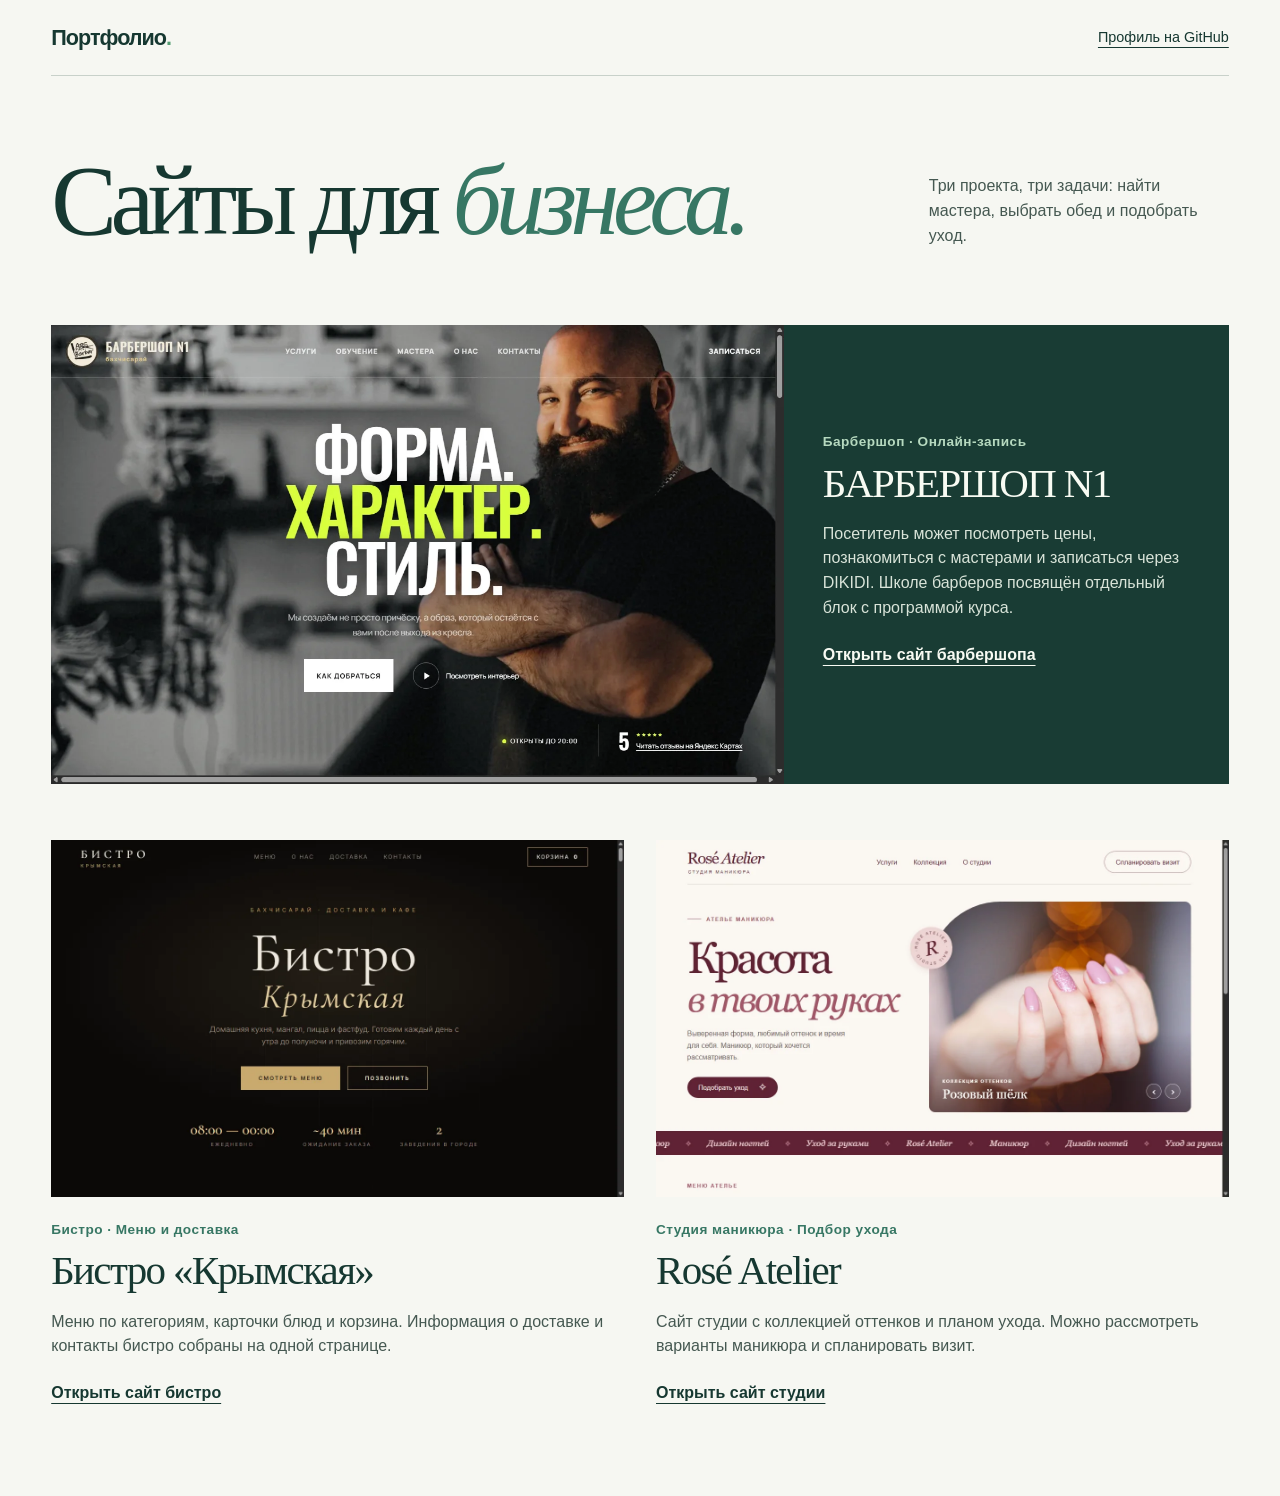
<file: index.html>
<!doctype html>
<html lang="ru">
<head>
<meta charset="utf-8">
<meta name="viewport" content="width=device-width, initial-scale=1">
<title>Портфолио — сайты для бизнеса</title>
<meta name="description" content="Три проекта для бизнеса: сайт барбершопа, меню бистро и сайт студии маникюра. Посмотрите работы и откройте сайты.">
<link rel="stylesheet" href="style.css">
</head>
<body>
<header><a class="identity" href="./">Портфолио<span>.</span></a><a class="profile" href="https://github.com/bratok221421">Профиль на GitHub</a></header>
<main>
<section class="intro"><h1>Сайты для <em>бизнеса.</em></h1><p>Три проекта, три задачи: найти мастера, выбрать обед и подобрать уход.</p></section>
<section class="projects" aria-label="Мои проекты">
<article class="feature"><a class="preview" href="https://bratok221421.github.io/ars-barbershop/" aria-label="Открыть сайт БАРБЕРШОП N1"><img src="previews/barber.webp" width="1280" height="800" alt="Главная страница барбершопа в Бахчисарае"></a><div class="copy"><p class="type">Барбершоп · Онлайн-запись</p><h2>БАРБЕРШОП N1</h2><p>Посетитель может посмотреть цены, познакомиться с мастерами и записаться через DIKIDI. Школе барберов посвящён отдельный блок с программой курса.</p><a class="visit" href="https://bratok221421.github.io/ars-barbershop/">Открыть сайт барбершопа</a></div></article>
<article><a class="preview" href="bistro/index.html" aria-label="Открыть сайт бистро «Крымская»"><img src="previews/bistro.webp" width="1280" height="800" loading="lazy" alt="Главная страница бистро «Крымская»"></a><div class="copy"><p class="type">Бистро · Меню и доставка</p><h2>Бистро «Крымская»</h2><p>Меню по категориям, карточки блюд и корзина. Информация о доставке и контакты бистро собраны на одной странице.</p><a class="visit" href="bistro/index.html">Открыть сайт бистро</a></div></article>
<article><a class="preview" href="rose-atelier/index.html" aria-label="Открыть сайт Rosé Atelier"><img src="previews/rose.webp" width="1280" height="800" loading="lazy" alt="Первый экран студии маникюра Rosé Atelier"></a><div class="copy"><p class="type">Студия маникюра · Подбор ухода</p><h2>Rosé Atelier</h2><p>Сайт студии с коллекцией оттенков и планом ухода. Можно рассмотреть варианты маникюра и спланировать визит.</p><a class="visit" href="rose-atelier/index.html">Открыть сайт студии</a></div></article>
</section></main>
</body></html>
</file>
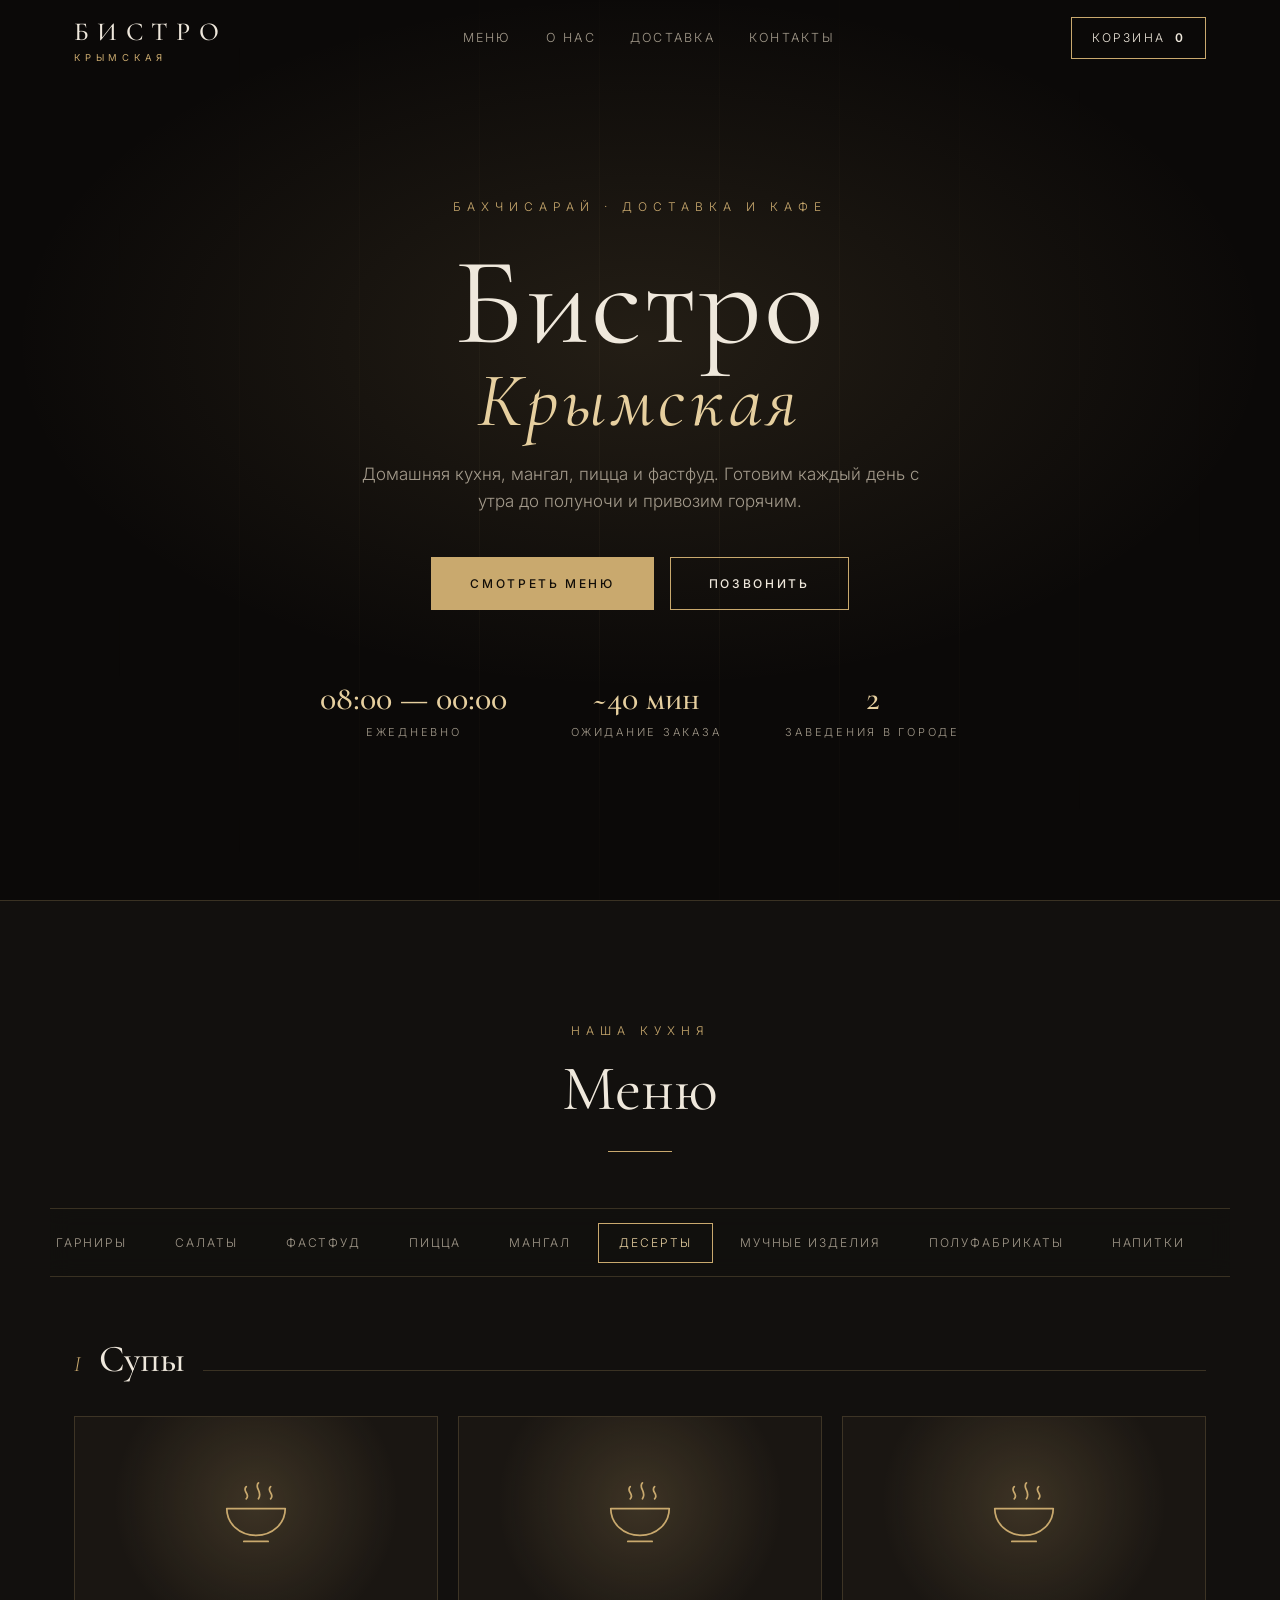
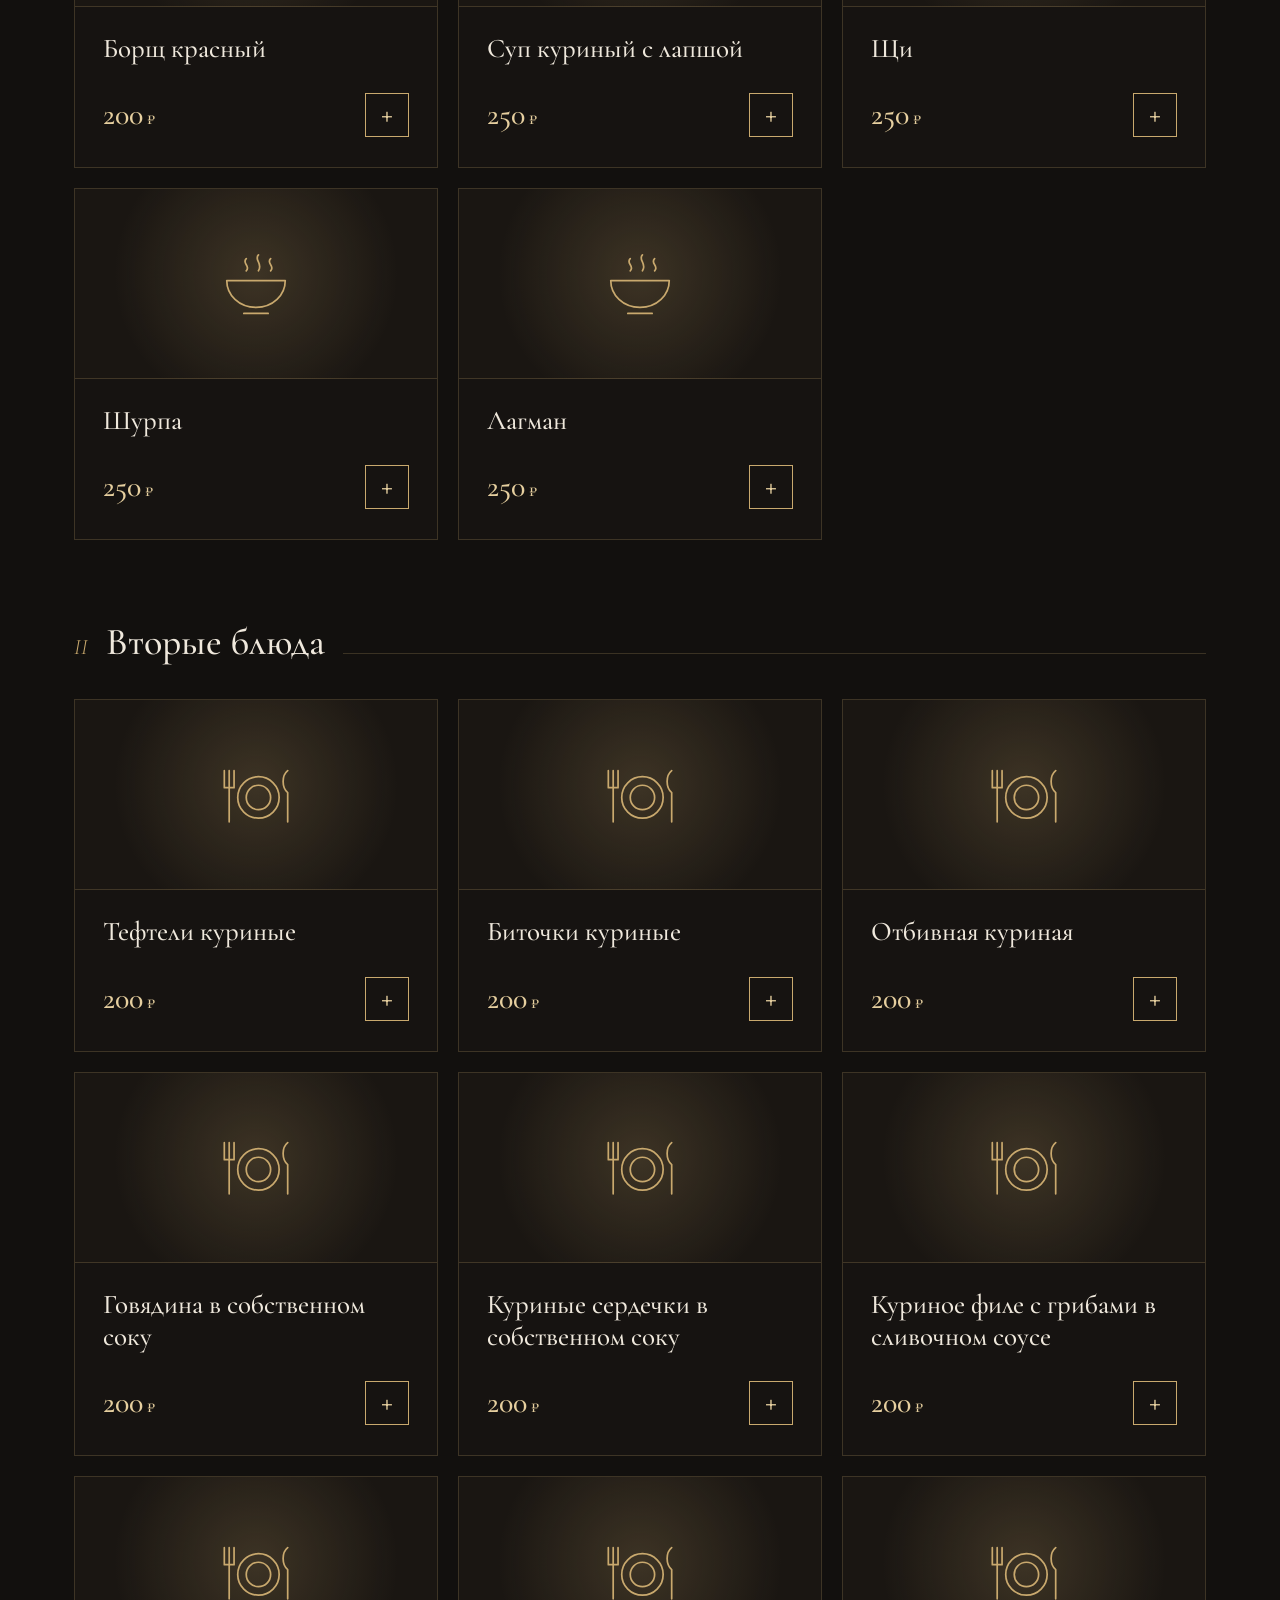
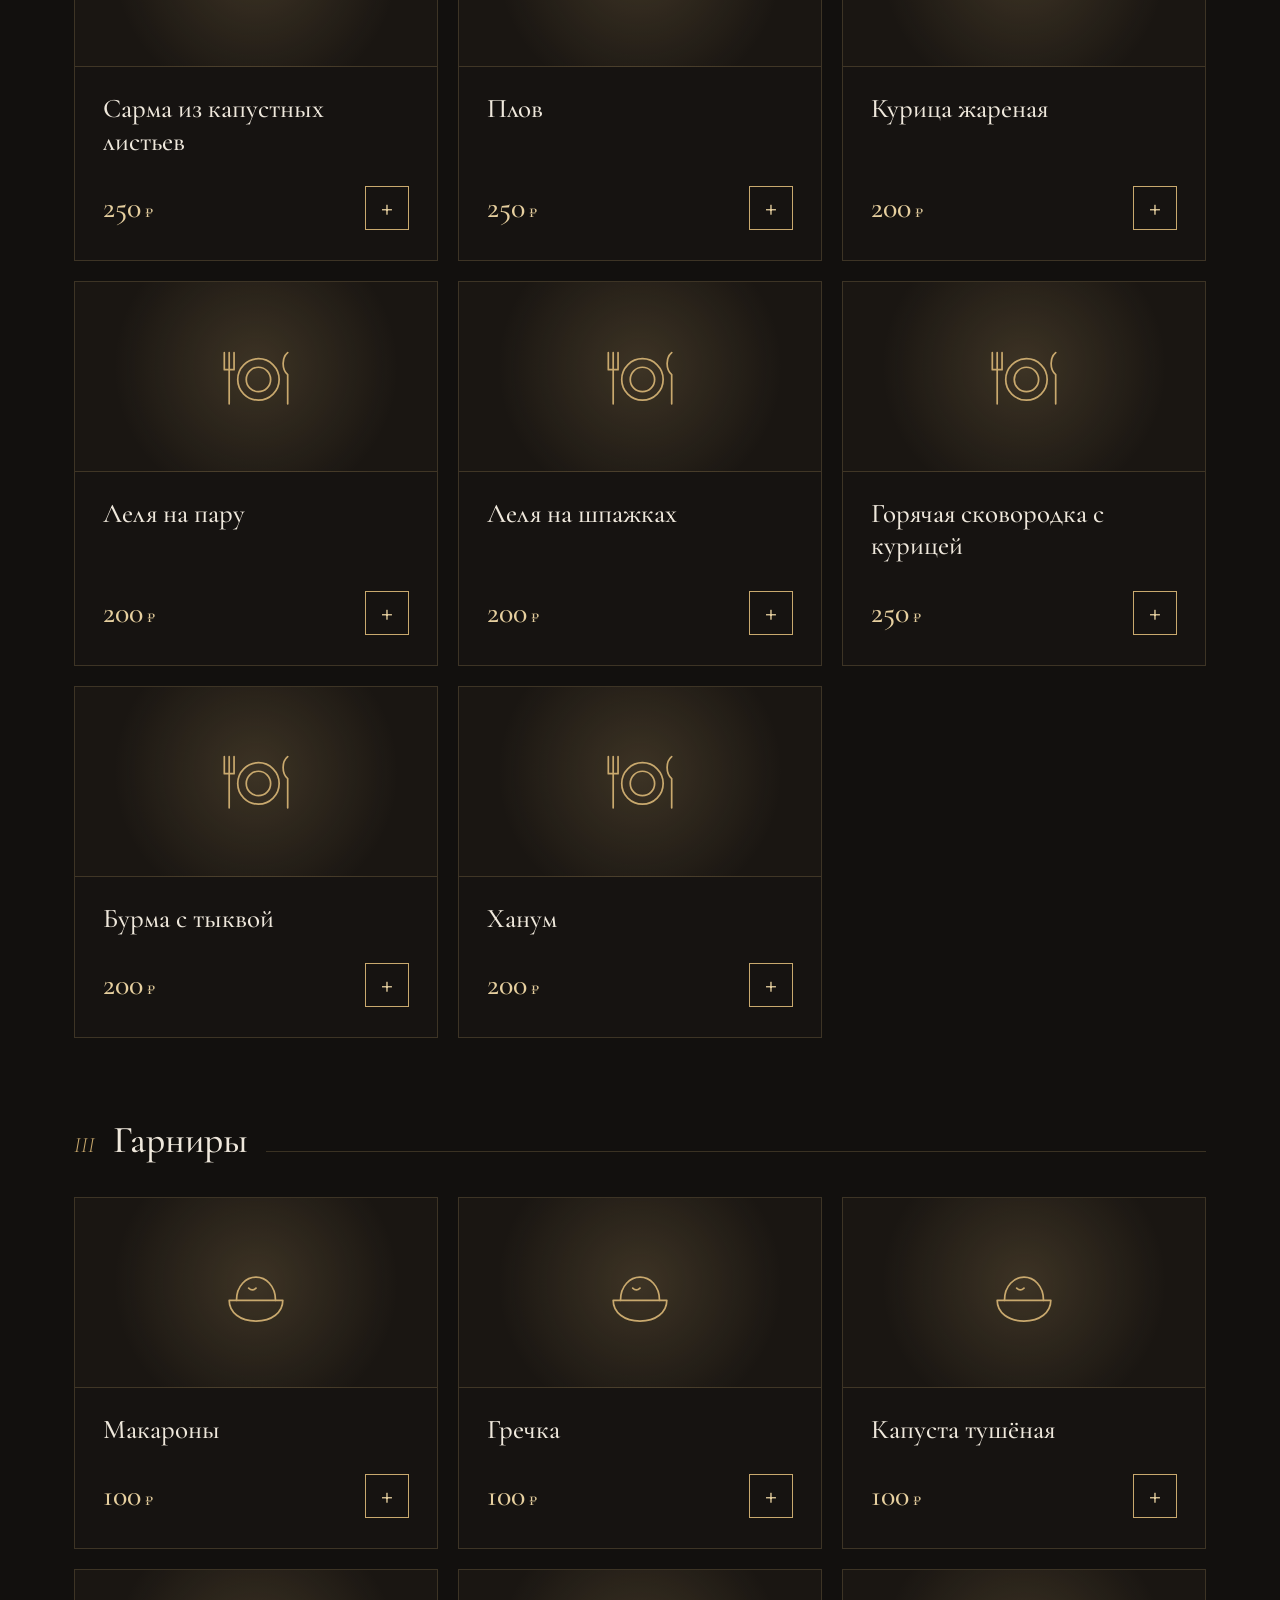
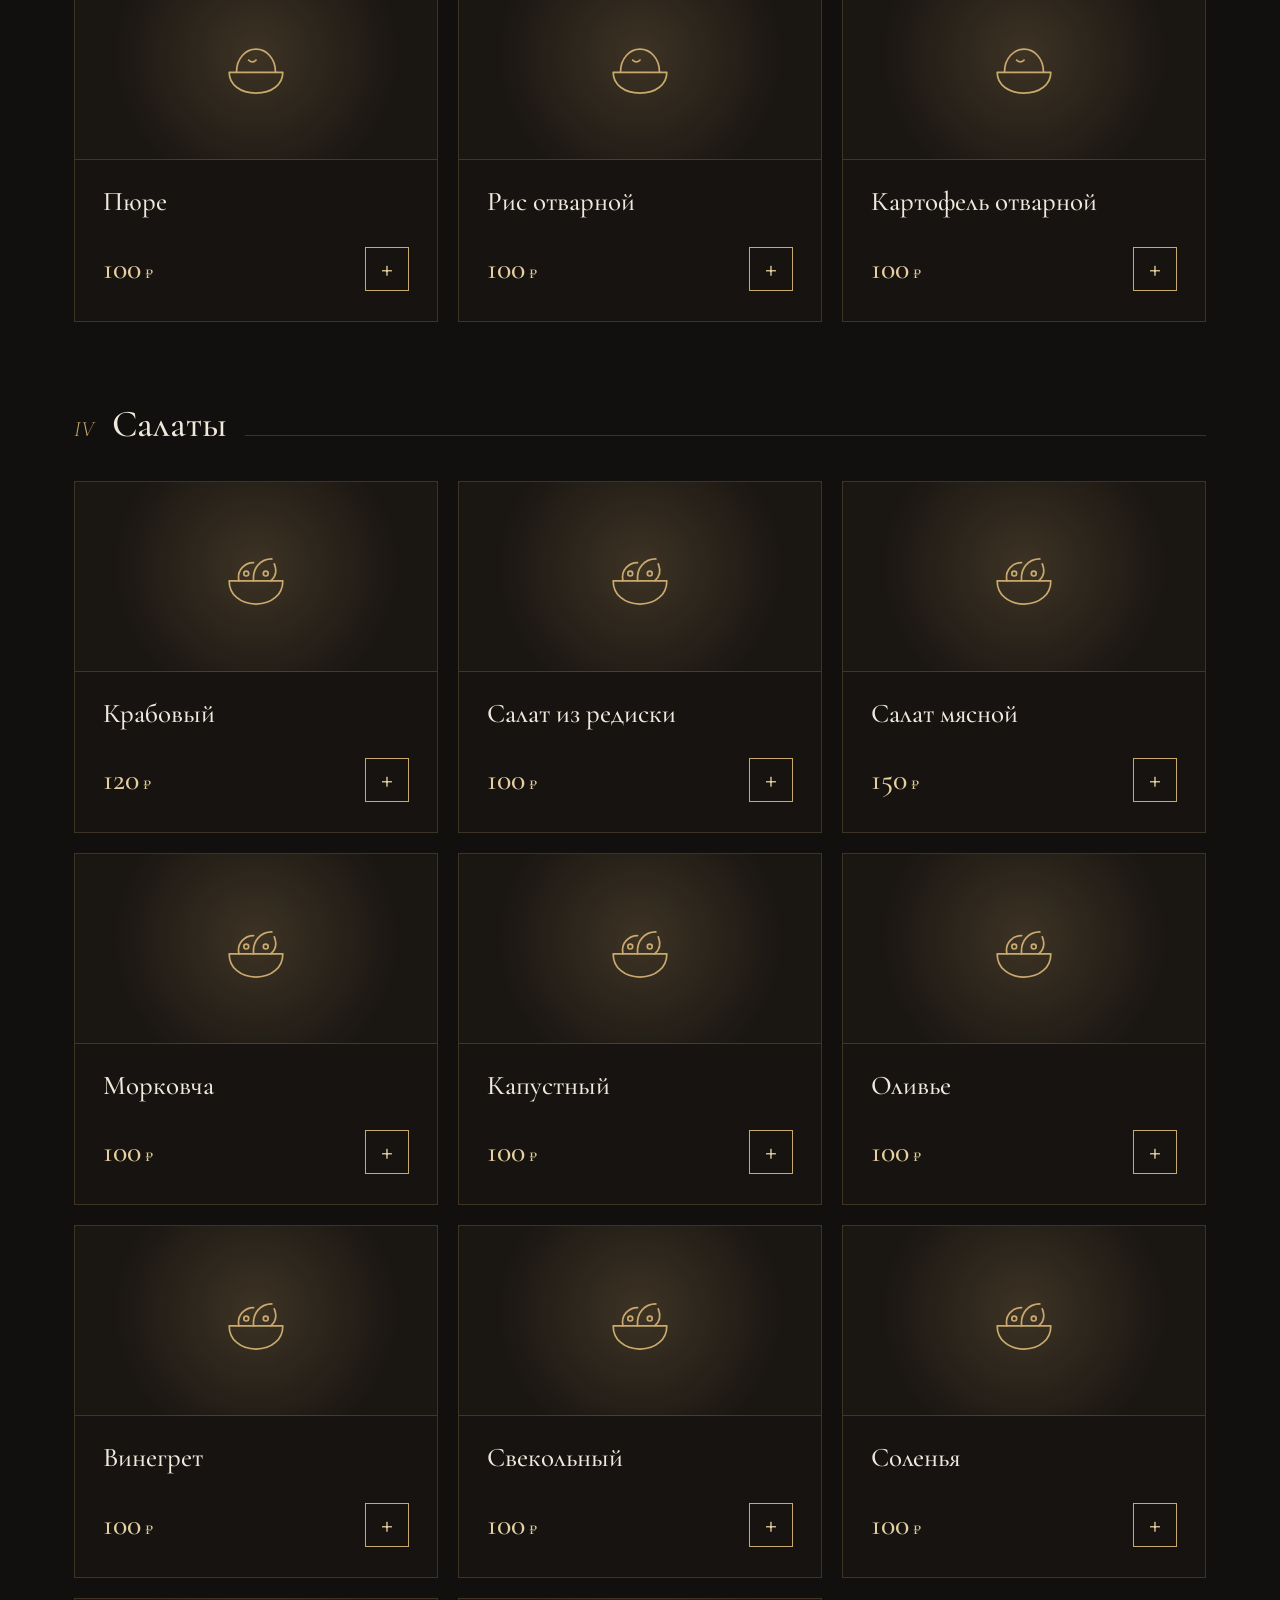
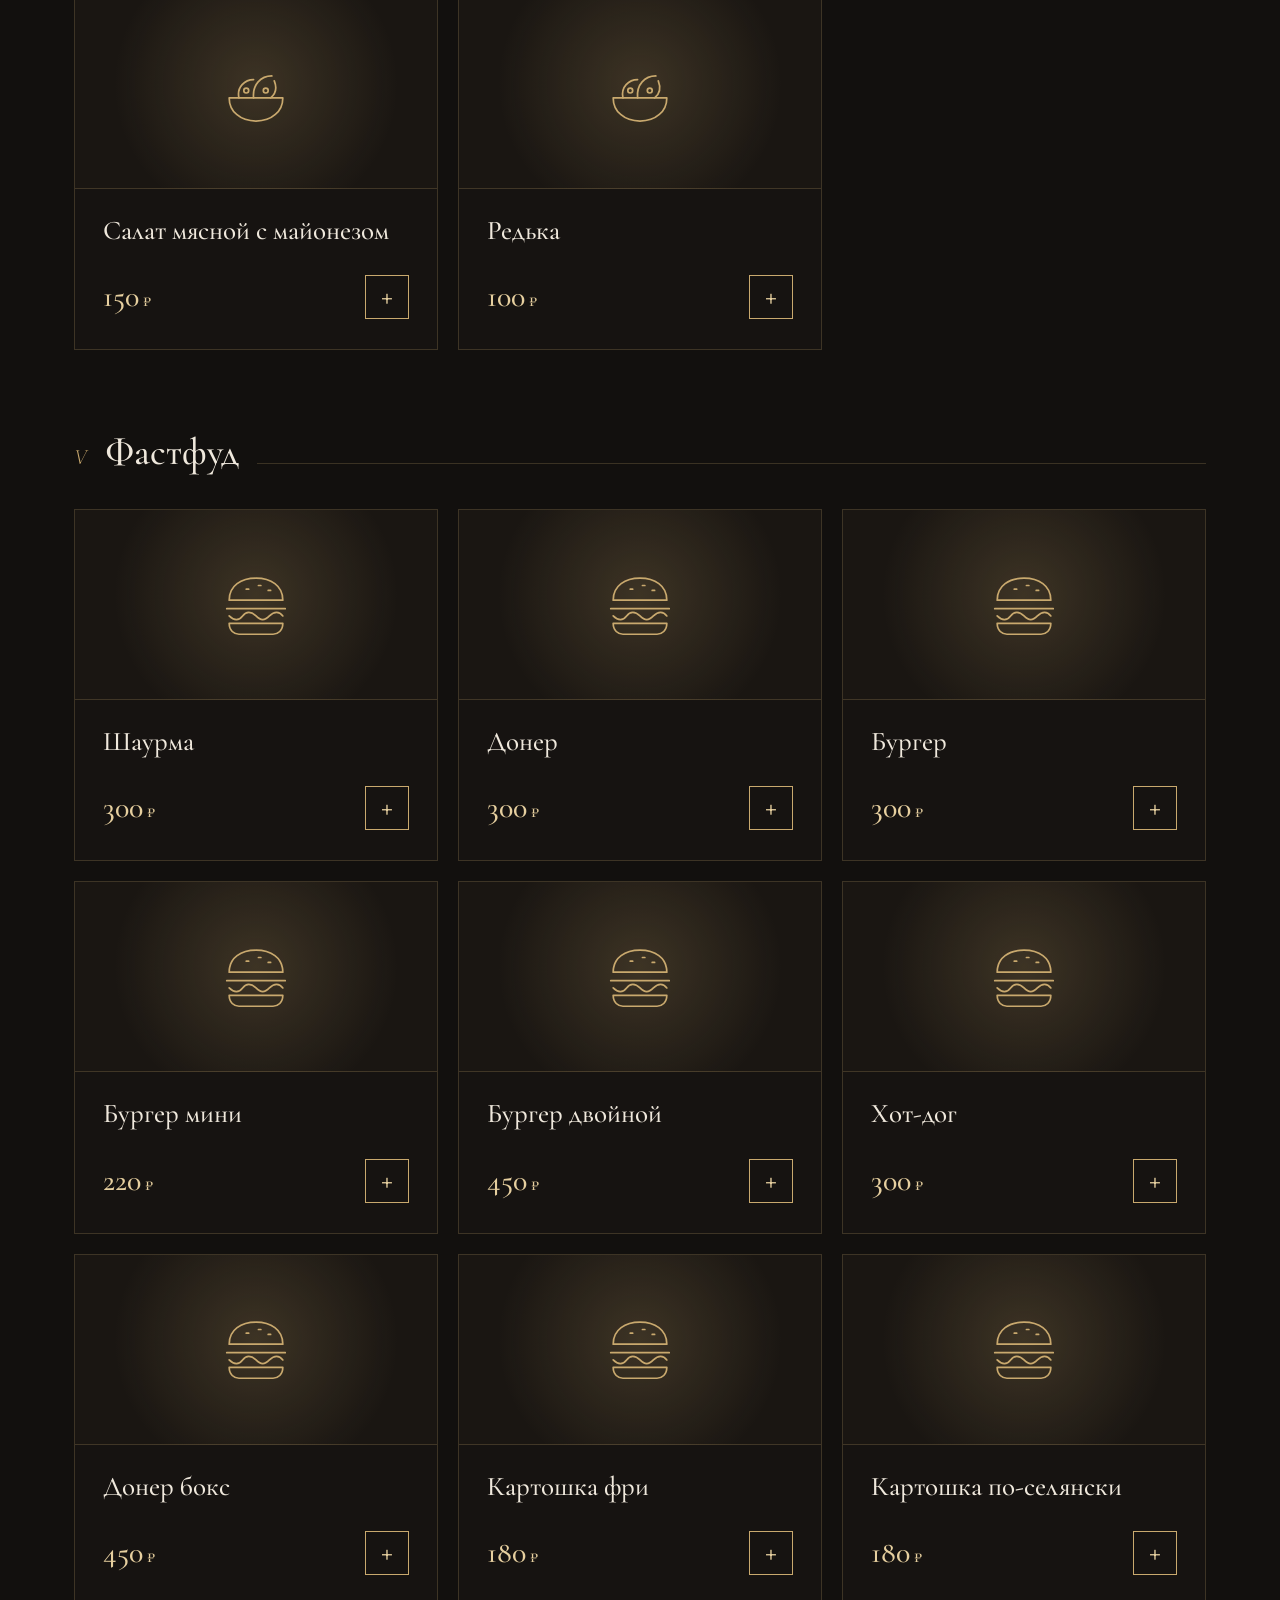
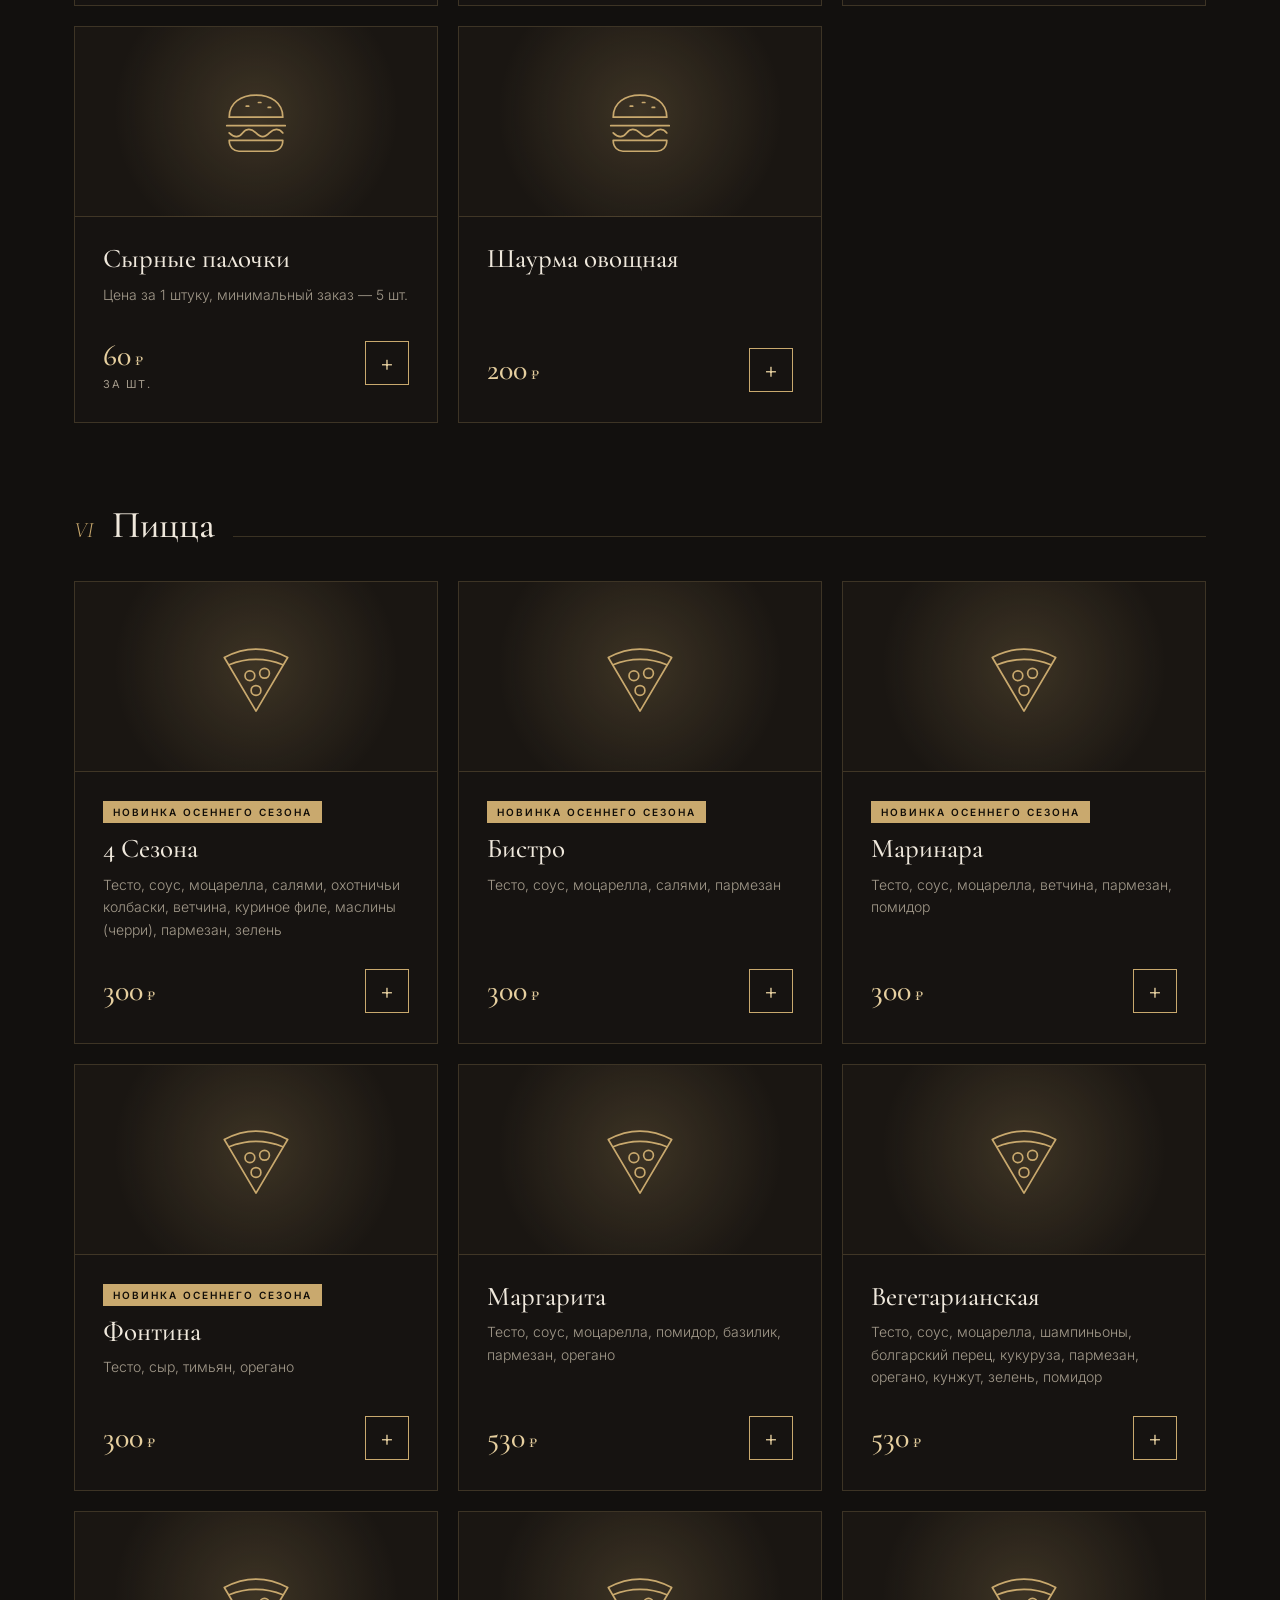
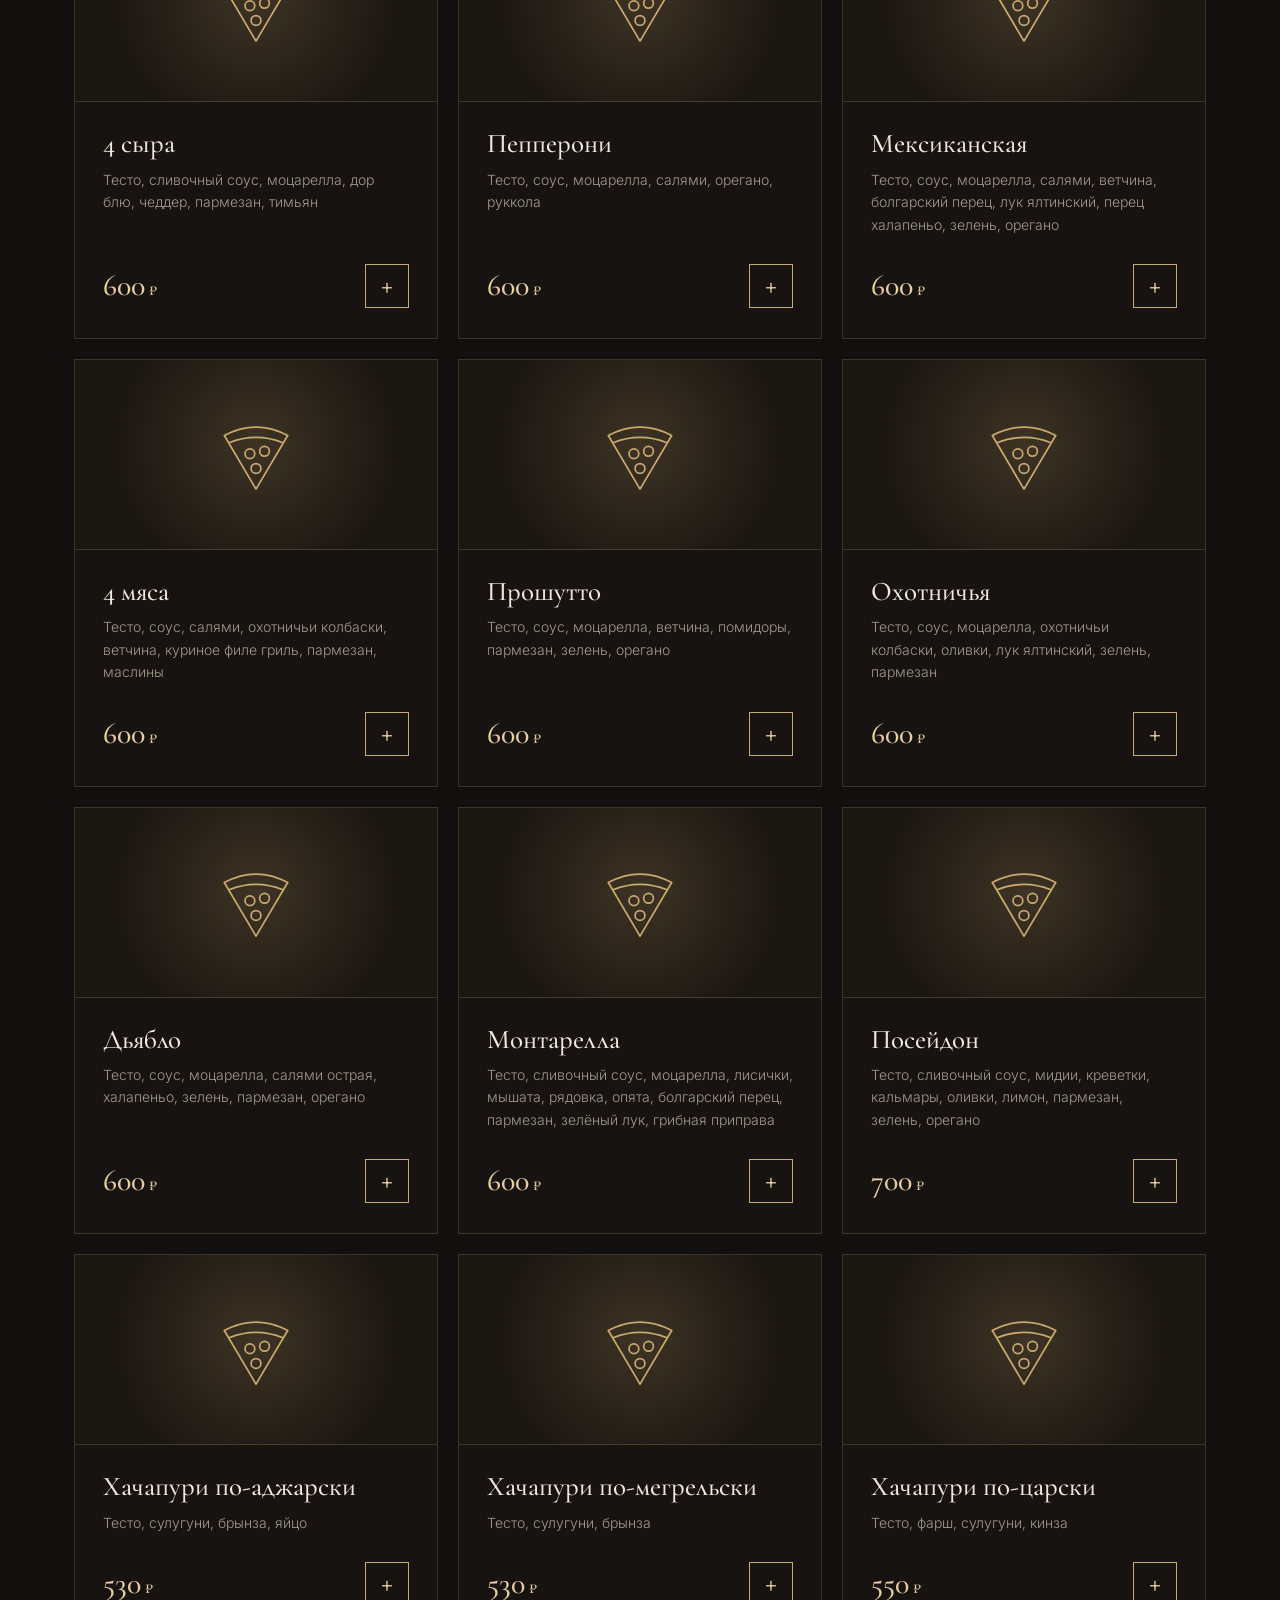
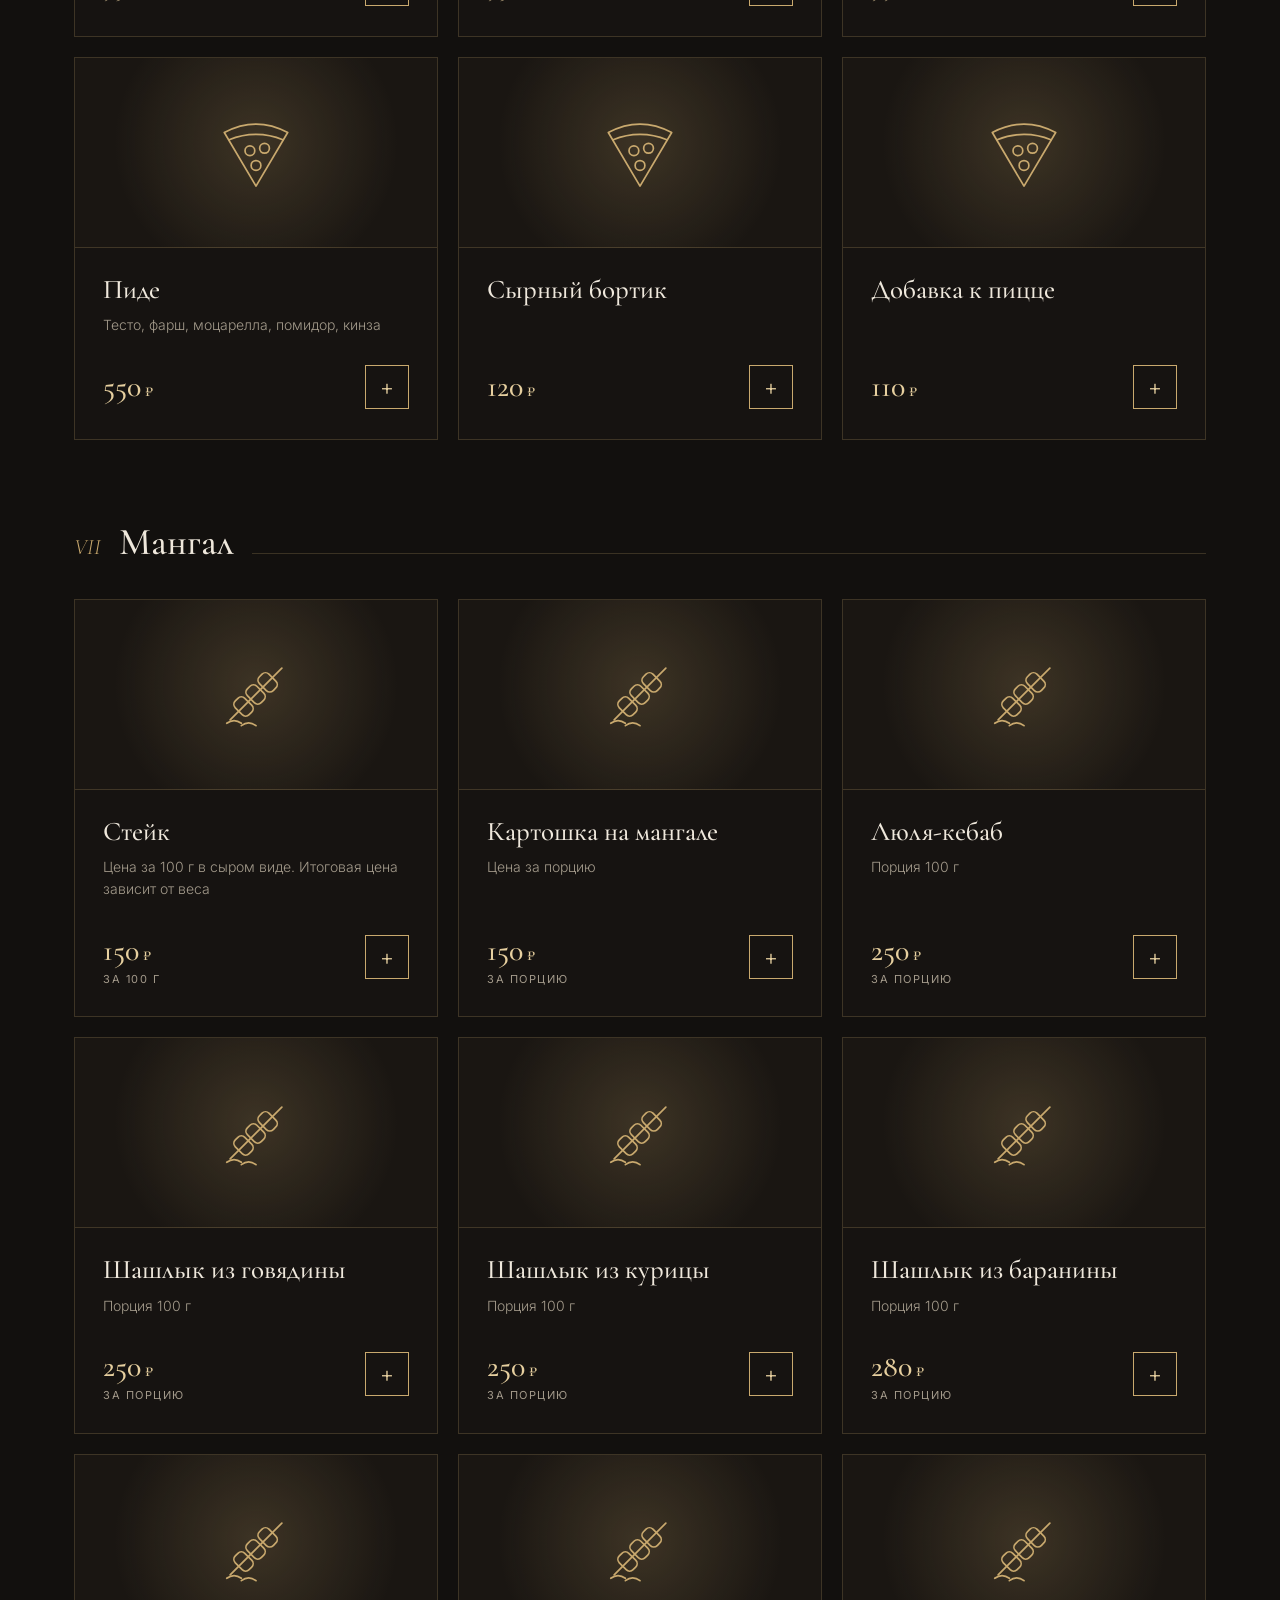
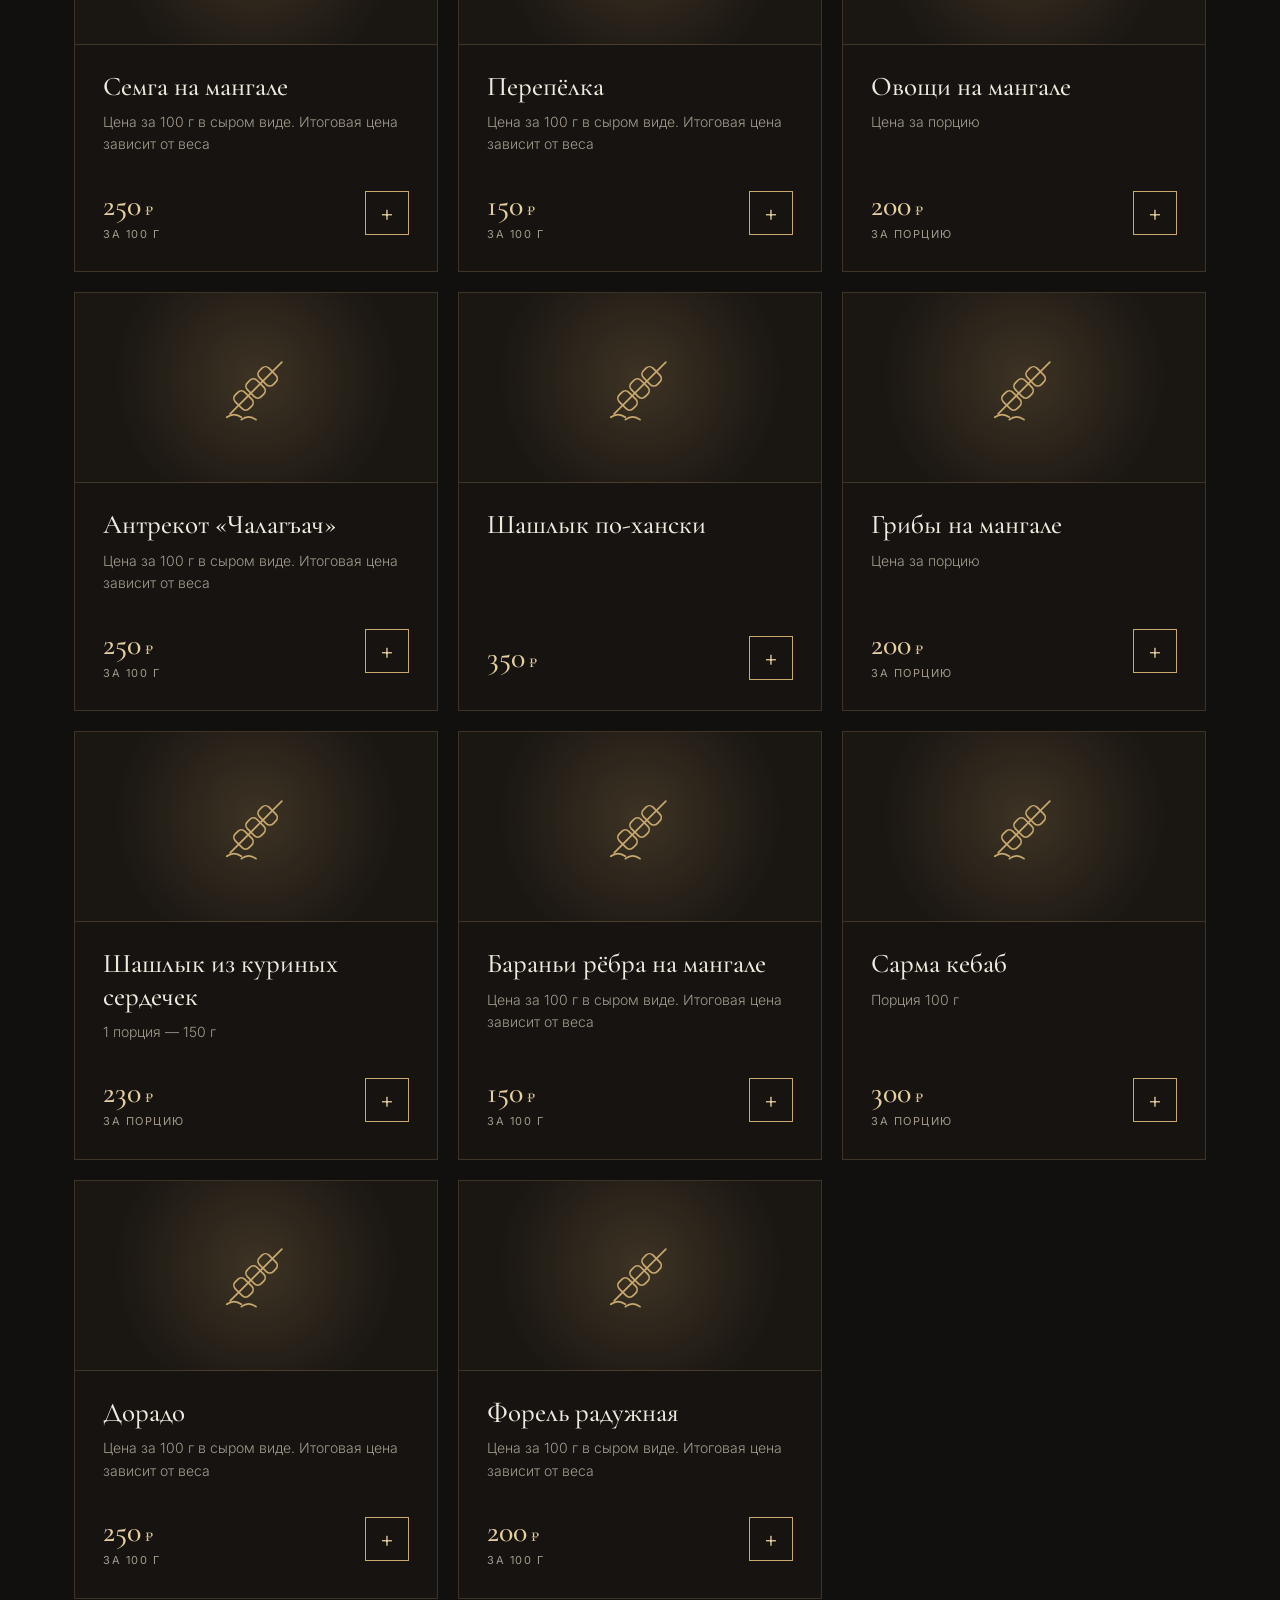
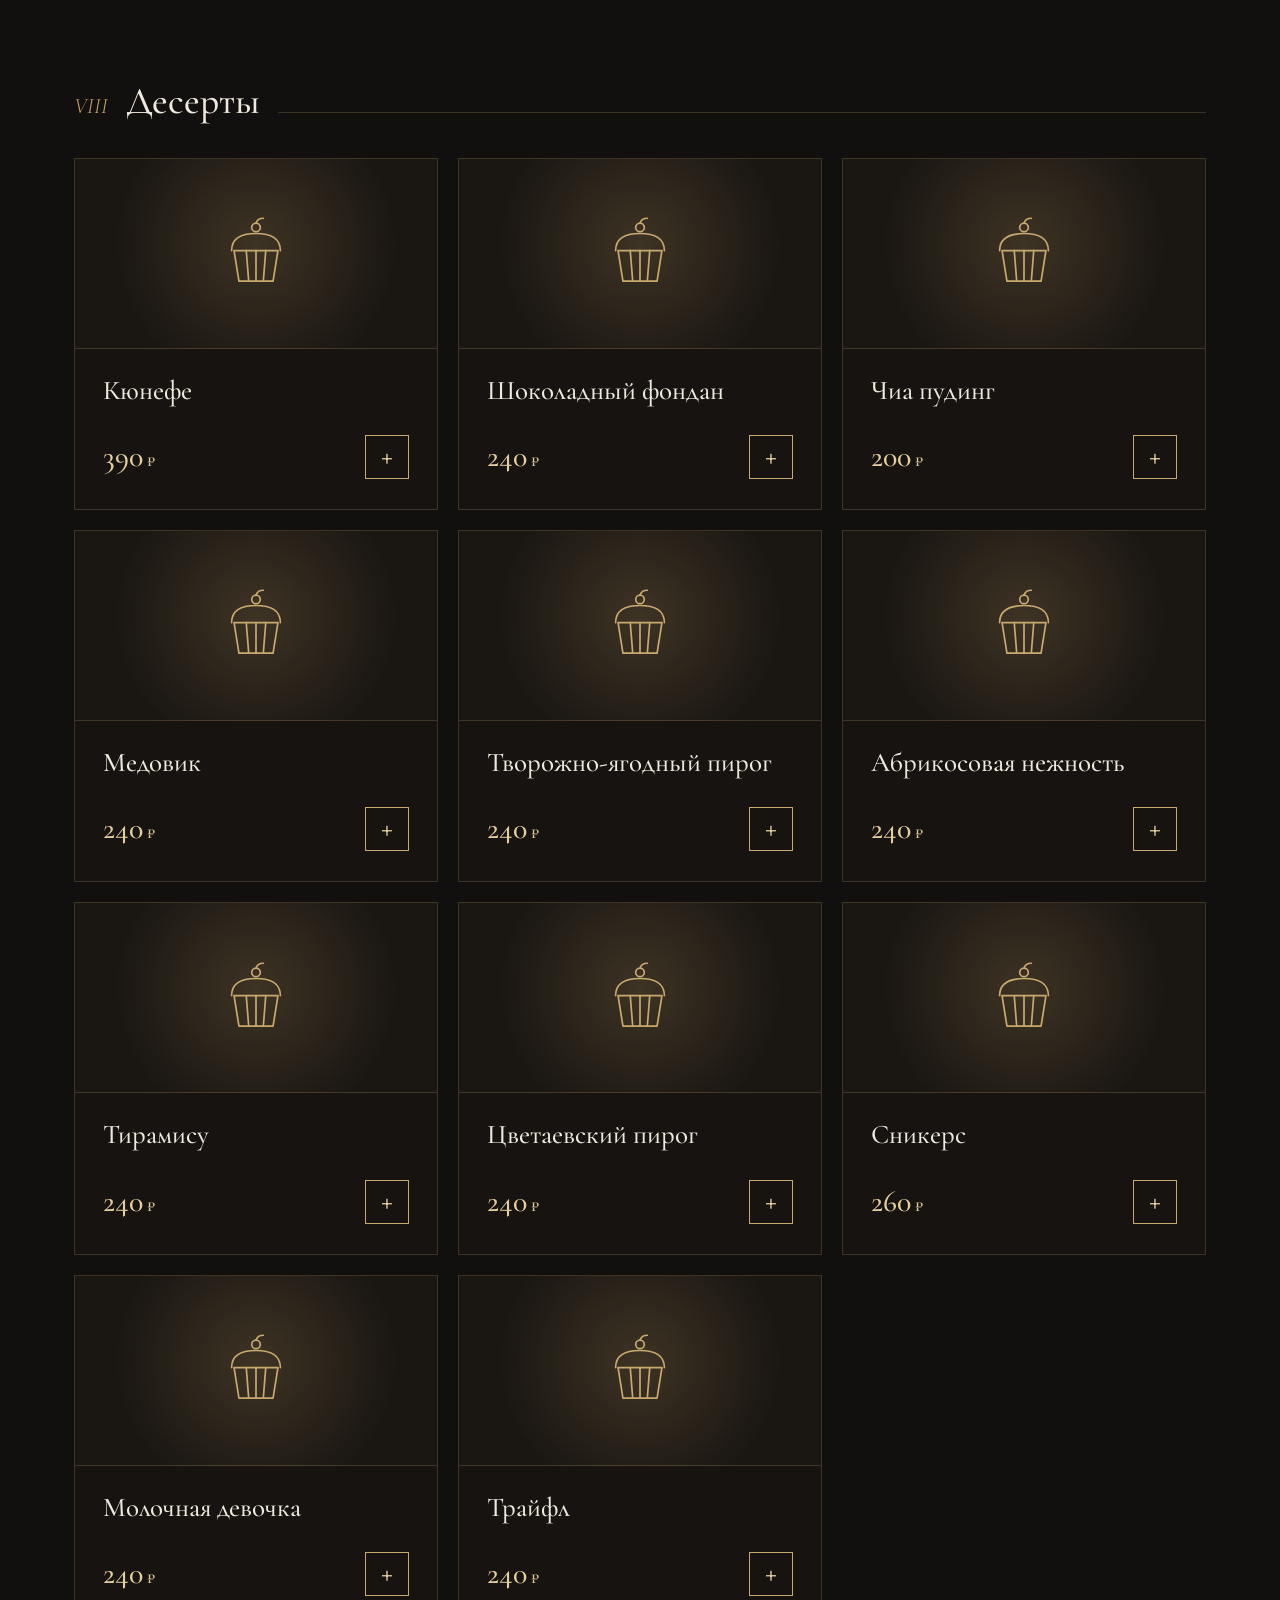
<file: bistro/index.html>
<!doctype html>
<html lang="ru">
<head>
<meta charset="utf-8">
<meta name="viewport" content="width=device-width, initial-scale=1">
<title>Бистро Крымская — доставка еды в Бахчисарае</title>
<meta name="description" content="Домашняя кухня, мангал, пицца и фастфуд с доставкой по Бахчисараю. Ежедневно с 08:00 до 00:00.">
<link rel="preconnect" href="https://fonts.googleapis.com">
<link rel="preconnect" href="https://fonts.gstatic.com" crossorigin>
<link href="https://fonts.googleapis.com/css2?family=Cormorant+Garamond:ital,wght@0,400;0,500;0,600;1,400;1,500&family=Inter:wght@300;400;500;600&display=swap" rel="stylesheet">
<style>
:root{
  --bg:#0b0908; --bg2:#12100e; --card:#161311; --line:rgba(201,169,110,.22);
  --gold:#c9a96e; --gold2:#e6cf9f; --text:#efe8dc; --muted:#a39a8b;
  --serif:'Cormorant Garamond',Georgia,'Times New Roman',serif;
  --sans:'Inter',system-ui,-apple-system,'Segoe UI',Roboto,sans-serif;
}
*{box-sizing:border-box;margin:0;padding:0}
html{scroll-behavior:smooth;scroll-padding-top:84px}
body{background:var(--bg);color:var(--text);font-family:var(--sans);font-weight:300;line-height:1.6;-webkit-font-smoothing:antialiased}
a{color:inherit;text-decoration:none}
button{font:inherit;color:inherit;cursor:pointer;background:none;border:0}
.wrap{max-width:1180px;margin:0 auto;padding:0 24px}

/* header */
header{position:fixed;inset:0 0 auto 0;z-index:50;transition:.35s;border-bottom:1px solid transparent}
header.solid{background:rgba(11,9,8,.88);backdrop-filter:blur(14px);border-color:var(--line)}
.nav{display:flex;align-items:center;justify-content:space-between;height:76px}
.logo{font-family:var(--serif);font-size:26px;letter-spacing:.32em;text-transform:uppercase;font-weight:500}
.logo small{display:block;font-family:var(--sans);font-size:9.5px;letter-spacing:.5em;color:var(--gold);margin-top:-2px;font-weight:400}
.links{display:flex;gap:34px;font-size:12.5px;letter-spacing:.18em;text-transform:uppercase}
.links a{color:var(--muted);transition:.2s}.links a:hover{color:var(--gold2)}
.cart-btn{display:flex;align-items:center;gap:10px;border:1px solid var(--gold);padding:10px 20px;font-size:12px;letter-spacing:.18em;text-transform:uppercase;transition:.25s}
.cart-btn:hover{background:var(--gold);color:#120e08}
.cart-btn b{font-weight:600}
@media(max-width:860px){.links{display:none}}

/* hero */
.hero{min-height:100vh;display:grid;place-items:center;text-align:center;position:relative;overflow:hidden;
  background:radial-gradient(ellipse 70% 55% at 50% 38%,rgba(201,169,110,.13),transparent 70%),linear-gradient(#0b0908,#0b0908)}
.hero::before{content:"";position:absolute;inset:0;background:
  repeating-linear-gradient(90deg,transparent 0 119px,rgba(201,169,110,.045) 119px 120px);mask-image:radial-gradient(circle at center,#000 20%,transparent 75%);-webkit-mask-image:radial-gradient(circle at center,#000 20%,transparent 75%)}
.hero-in{position:relative;padding:130px 24px 90px}
.eyebrow{font-size:12px;letter-spacing:.5em;text-transform:uppercase;color:var(--gold)}
.hero h1{font-family:var(--serif);font-weight:400;font-size:clamp(54px,10vw,124px);line-height:.98;margin:26px 0 22px;letter-spacing:.02em}
.hero h1 em{display:block;font-style:italic;color:var(--gold2);font-size:.62em;letter-spacing:.06em}
.hero p{max-width:560px;margin:0 auto 42px;color:var(--muted);font-size:17px}
.btns{display:flex;gap:16px;justify-content:center;flex-wrap:wrap}
.btn{display:inline-block;padding:16px 38px;font-size:12px;letter-spacing:.22em;text-transform:uppercase;border:1px solid var(--gold);transition:.25s;font-weight:500}
.btn.fill{background:var(--gold);color:#120e08}.btn.fill:hover{background:var(--gold2)}
.btn.ghost:hover{background:rgba(201,169,110,.12)}
.facts{display:flex;justify-content:center;gap:clamp(20px,5vw,70px);margin-top:70px;flex-wrap:wrap}
.fact{text-align:center}
.fact b{display:block;font-family:var(--serif);font-size:34px;font-weight:500;color:var(--gold2);line-height:1.1}
.fact span{font-size:11px;letter-spacing:.25em;text-transform:uppercase;color:var(--muted)}

/* sections */
section{padding:120px 0}
.sec-head{text-align:center;margin-bottom:56px}
.sec-head h2{font-family:var(--serif);font-weight:400;font-size:clamp(38px,5.5vw,64px);line-height:1.1;margin-top:14px}
.rule{width:64px;height:1px;background:var(--gold);margin:26px auto 0}

/* menu */
#menu{background:var(--bg2);border-block:1px solid var(--line)}
.tabs-bar{position:sticky;top:76px;z-index:20;background:rgba(18,16,14,.94);backdrop-filter:blur(10px);border-block:1px solid var(--line);margin:0 -24px 52px}
.tabs{display:flex;gap:6px;overflow-x:auto;padding:14px 24px;scrollbar-width:none}
.tabs::-webkit-scrollbar{display:none}
.tab{flex:none;padding:9px 20px;font-size:12px;letter-spacing:.16em;text-transform:uppercase;color:var(--muted);border:1px solid transparent;transition:.2s}
.tab:hover{color:var(--gold2)}
.tab.on{color:var(--gold2);border-color:var(--gold)}
.cat{margin-bottom:72px}
.cat-title{display:flex;align-items:baseline;gap:18px;margin-bottom:26px}
.cat-title span{font-family:var(--serif);font-style:italic;color:var(--gold);font-size:22px}
.cat-title h3{font-family:var(--serif);font-weight:500;font-size:38px}
.cat-title i{flex:1;height:1px;background:var(--line)}
.grid{display:grid;grid-template-columns:repeat(auto-fill,minmax(310px,1fr));gap:20px}
.dish{background:var(--card);border:1px solid var(--line);padding:0;display:flex;flex-direction:column;min-height:190px;transition:.3s;position:relative;overflow:hidden}
.pic{position:relative;height:190px;display:grid;place-items:center;color:var(--gold);background:radial-gradient(circle at 50% 45%,rgba(201,169,110,.2),transparent 68%),#1a1612;border-bottom:1px solid var(--line);overflow:hidden}
.pic svg{width:78px;height:78px;fill:none;stroke:currentColor;stroke-width:1.4;stroke-linecap:round;stroke-linejoin:round;transition:.5s}
.dish:hover .pic svg{transform:scale(1.12) rotate(-3deg)}
.pic img{position:absolute;inset:0;width:100%;height:100%;object-fit:cover;display:block;transition:transform .6s}
.dish:hover .pic img{transform:scale(1.06)}
.dish-body{padding:26px 28px 28px;display:flex;flex-direction:column;justify-content:space-between;flex:1}
.dish:hover{border-color:var(--gold);transform:translateY(-3px)}
.dish h4{font-family:var(--serif);font-weight:500;font-size:27px;line-height:1.2}
.dish p{color:var(--muted);font-size:14px;margin-top:8px}
.dish-foot{display:flex;align-items:center;justify-content:space-between;margin-top:26px}
.price{font-family:var(--serif);font-size:30px;color:var(--gold2);font-weight:500}
.price small{font-size:18px}
.unit{display:block;font-family:var(--sans);font-size:11px;letter-spacing:.14em;text-transform:uppercase;color:var(--muted);font-weight:400;margin-top:-4px}
.tag{display:inline-block;font-size:10px;letter-spacing:.2em;text-transform:uppercase;color:#120e08;background:var(--gold);padding:3px 10px;margin-bottom:10px;font-weight:600}
.add{border:1px solid var(--gold);width:44px;height:44px;font-size:22px;line-height:1;transition:.2s;color:var(--gold2)}
.add:hover{background:var(--gold);color:#120e08}
.qty{display:flex;align-items:center;border:1px solid var(--gold)}
.qty button{width:40px;height:44px;font-size:20px;color:var(--gold2)}
.qty button:hover{background:rgba(201,169,110,.15)}
.qty span{min-width:30px;text-align:center;font-weight:500}
.soon{border:1px dashed var(--line);padding:34px;text-align:center;color:var(--muted);font-family:var(--serif);font-style:italic;font-size:22px}
.note{max-width:760px;margin:0 auto;text-align:center;color:var(--muted);font-size:13.5px;letter-spacing:.02em;border:1px solid var(--line);padding:18px 24px}

/* about */
.about{display:grid;grid-template-columns:1fr 1fr;gap:80px;align-items:center}
.about h2{font-family:var(--serif);font-weight:400;font-size:clamp(38px,5vw,60px);line-height:1.1;margin:14px 0 26px}
.about p{color:var(--muted);margin-bottom:18px;font-size:16.5px}
.about blockquote{font-family:var(--serif);font-style:italic;font-size:26px;line-height:1.35;color:var(--gold2);border-left:1px solid var(--gold);padding-left:26px;margin-top:30px}
.stats{display:grid;grid-template-columns:1fr 1fr;gap:1px;background:var(--line);border:1px solid var(--line)}
.stat{background:var(--bg);padding:42px 26px;text-align:center}
.stat b{display:block;font-family:var(--serif);font-size:54px;font-weight:400;color:var(--gold2);line-height:1}
.stat span{display:block;margin-top:10px;font-size:11px;letter-spacing:.22em;text-transform:uppercase;color:var(--muted)}
@media(max-width:860px){.about{grid-template-columns:1fr;gap:50px}}

/* delivery */
#delivery{background:var(--bg2);border-block:1px solid var(--line)}
.steps{display:grid;grid-template-columns:repeat(auto-fit,minmax(230px,1fr));gap:20px}
.step{border:1px solid var(--line);padding:38px 30px;background:var(--card)}
.step em{font-family:var(--serif);font-size:46px;color:var(--gold);font-style:italic;line-height:1}
.step h4{font-family:var(--serif);font-weight:500;font-size:25px;margin:14px 0 8px}
.step p{color:var(--muted);font-size:14.5px}

/* contacts */
.contacts{display:grid;grid-template-columns:repeat(auto-fit,minmax(300px,1fr));gap:20px}
.loc{border:1px solid var(--line);padding:42px 34px;background:var(--card)}
.loc h4{font-family:var(--serif);font-weight:500;font-size:32px;margin-bottom:6px}
.loc .addr{color:var(--gold);font-size:12px;letter-spacing:.22em;text-transform:uppercase;margin-bottom:22px}
.loc a{display:block;font-size:19px;padding:5px 0;color:var(--text);transition:.2s;font-weight:400}
.loc a:hover{color:var(--gold2)}
.hours{text-align:center;margin-top:44px;color:var(--muted)}
.hours b{color:var(--gold2);font-family:var(--serif);font-weight:500;font-size:28px;display:block}

footer{border-top:1px solid var(--line);padding:38px 0;text-align:center;font-size:12px;letter-spacing:.15em;color:var(--muted);text-transform:uppercase}

/* cart drawer */
.veil{position:fixed;inset:0;background:rgba(0,0,0,.6);opacity:0;pointer-events:none;transition:.3s;z-index:90}
.veil.on{opacity:1;pointer-events:auto}
.drawer{position:fixed;top:0;right:0;bottom:0;width:min(470px,100%);background:#100d0b;border-left:1px solid var(--line);z-index:100;transform:translateX(100%);transition:.4s cubic-bezier(.2,.8,.2,1);display:flex;flex-direction:column}
.drawer.on{transform:none}
.d-head{display:flex;justify-content:space-between;align-items:center;padding:26px 28px;border-bottom:1px solid var(--line)}
.d-head h3{font-family:var(--serif);font-weight:500;font-size:32px}
.x{font-size:28px;color:var(--muted);width:40px;height:40px}.x:hover{color:var(--gold2)}
.d-body{flex:1;overflow-y:auto;padding:8px 28px 28px}
.empty{text-align:center;color:var(--muted);padding:70px 0;font-family:var(--serif);font-style:italic;font-size:23px}
.row{display:flex;justify-content:space-between;gap:14px;align-items:center;padding:18px 0;border-bottom:1px solid var(--line)}
.row h5{font-family:var(--serif);font-weight:500;font-size:21px;line-height:1.2}
.row small{color:var(--muted)}
.row .qty button{height:36px;width:34px}
.row .qty span{min-width:26px;font-size:14px}
.sum{display:flex;justify-content:space-between;padding:20px 0 8px;font-family:var(--serif);font-size:28px}
.sum b{color:var(--gold2);font-weight:500}
.tiny{font-size:12px;color:var(--muted);line-height:1.5;margin-bottom:18px}
form{display:grid;gap:12px;margin-top:14px}
input,textarea,select{width:100%;background:transparent;border:1px solid var(--line);color:var(--text);padding:14px 16px;font:inherit;font-size:14.5px;outline:0;transition:.2s}
input:focus,textarea:focus,select:focus{border-color:var(--gold)}
select option{background:#100d0b}
textarea{resize:vertical;min-height:70px}
form .btn{width:100%;text-align:center;margin-top:6px}
.done{display:none;border:1px solid var(--gold);padding:22px;margin-top:16px;font-size:14px;color:var(--gold2)}
.done pre{white-space:pre-wrap;font:inherit;color:var(--text);margin:10px 0 14px;max-height:180px;overflow:auto;font-size:13px}
.reveal{opacity:0;transform:translateY(26px);transition:opacity .9s,transform .9s}
.reveal.in{opacity:1;transform:none}

/* nav extras + info modal */
.nav-r{display:flex;align-items:center;gap:14px}
.burger{display:none;width:44px;height:44px;border:1px solid var(--line);flex-direction:column;justify-content:center;align-items:center;gap:5px}
.burger i{display:block;width:20px;height:1.5px;background:var(--gold2);transition:.3s}
.burger.on i:nth-child(1){transform:translateY(6.5px) rotate(45deg)}
.burger.on i:nth-child(2){opacity:0}
.burger.on i:nth-child(3){transform:translateY(-6.5px) rotate(-45deg)}
@media(max-width:860px){
  .burger{display:flex}
  .links{display:none;position:absolute;top:76px;left:0;right:0;flex-direction:column;gap:0;background:rgba(11,9,8,.97);border-bottom:1px solid var(--line);padding:8px 24px 18px}
  .links.open{display:flex}
  .links a{padding:16px 0;border-bottom:1px solid var(--line);font-size:13px}
  header:has(.links.open){background:rgba(11,9,8,.97)}
}
.modal{position:fixed;inset:0;z-index:120;display:grid;place-items:center;padding:20px;background:rgba(0,0,0,.72);backdrop-filter:blur(6px);opacity:0;pointer-events:none;transition:.3s}
.modal.on{opacity:1;pointer-events:auto}
.m-card{width:min(720px,100%);max-height:88vh;overflow-y:auto;background:#100d0b;border:1px solid var(--gold);padding:46px 44px 40px;position:relative;transform:translateY(20px);transition:.4s cubic-bezier(.2,.8,.2,1)}
.modal.on .m-card{transform:none}
.m-x{position:absolute;top:14px;right:14px;font-size:30px;color:var(--muted);width:44px;height:44px}.m-x:hover{color:var(--gold2)}
.m-card h3{font-family:var(--serif);font-weight:400;font-size:clamp(34px,5vw,46px);line-height:1.1;margin:10px 0 22px}
.m-card p{color:var(--muted);margin-bottom:16px;font-size:15.5px}
.m-card blockquote{font-family:var(--serif);font-style:italic;font-size:23px;line-height:1.35;color:var(--gold2);border-left:1px solid var(--gold);padding-left:22px;margin:24px 0}
.m-list{display:grid;gap:0;margin:8px 0 22px}
.m-list div{display:flex;justify-content:space-between;gap:20px;padding:14px 0;border-bottom:1px solid var(--line);font-size:15px}
.m-list div span{color:var(--muted)}
.m-list div b{font-weight:400;color:var(--text);text-align:right}
.m-sub{font-size:11px;letter-spacing:.28em;text-transform:uppercase;color:var(--gold);margin:26px 0 6px}
.m-phones a{display:block;font-size:20px;padding:6px 0;font-weight:400;color:var(--text)}.m-phones a:hover{color:var(--gold2)}
.m-warn{border:1px solid var(--line);padding:14px 18px;font-size:13.5px;color:var(--muted);margin:6px 0 20px}
.m-actions{display:flex;gap:12px;flex-wrap:wrap;margin-top:26px}
.m-actions .btn{padding:14px 28px}
@media(max-width:560px){.m-card{padding:40px 24px 28px}.m-list div{flex-direction:column;gap:2px}.m-list div b{text-align:left}}
.big-phone{font-family:var(--serif);font-size:clamp(34px,7vw,52px);color:var(--gold2);line-height:1.1;margin:4px 0 6px;letter-spacing:.01em}
.m-numrow{display:flex;justify-content:space-between;align-items:center;gap:16px;padding:12px 0;border-bottom:1px solid var(--line);font-size:18px}
.m-numrow button{font-size:11px;letter-spacing:.16em;text-transform:uppercase;color:var(--gold);border:1px solid var(--line);padding:8px 14px;transition:.2s;white-space:nowrap}
.m-numrow button:hover{border-color:var(--gold);color:var(--gold2)}
</style>
</head>
<body>

<header id="hdr">
  <div class="wrap nav">
    <a href="#top" class="logo">Бистро<small>Крымская</small></a>
    <nav class="links" id="navLinks">
      <a href="#menu" data-open="menu">Меню</a><a href="#about" data-open="about">О нас</a><a href="#delivery" data-open="delivery">Доставка</a><a href="#contacts" data-open="contacts">Контакты</a>
    </nav>
    <div class="nav-r">
      <button class="cart-btn" id="openCart">Корзина <b id="cnt">0</b></button>
      <button class="burger" id="burger" aria-label="Меню" aria-expanded="false"><i></i><i></i><i></i></button>
    </div>
  </div>
</header>

<main id="top">
<div class="hero">
  <div class="hero-in">
    <div class="eyebrow">Бахчисарай · Доставка и кафе</div>
    <h1>Бистро<em>Крымская</em></h1>
    <p>Домашняя кухня, мангал, пицца и фастфуд. Готовим каждый день с утра до полуночи и привозим горячим.</p>
    <div class="btns">
      <a href="#menu" class="btn fill">Смотреть меню</a>
      <a href="#" class="btn ghost" data-open="call">Позвонить</a>
    </div>
    <div class="facts">
      <div class="fact"><b>08:00 — 00:00</b><span>Ежедневно</span></div>
      <div class="fact"><b>~40 мин</b><span>Ожидание заказа</span></div>
      <div class="fact"><b>2</b><span>Заведения в городе</span></div>
    </div>
  </div>
</div>

<section id="menu">
  <div class="wrap">
    <div class="sec-head reveal">
      <div class="eyebrow">Наша кухня</div>
      <h2>Меню</h2>
      <div class="rule"></div>
    </div>
    <div class="tabs-bar"><div class="tabs" id="tabs"></div></div>
    <div id="menuList"></div>
    <div class="note reveal">Гастроёмкость — 20 ₽ за штуку, не включена в сумму заказа и оплачивается дополнительно.</div>
  </div>
</section>

<section id="about">
  <div class="wrap about">
    <div class="reveal">
      <div class="eyebrow">О нас</div>
      <h2>Большая команда, один вкус</h2>
      <p>«Бистро» — это команда, которая принимает, готовит и доставляет ваши заказы: от первых блюд до мангала и свежей выпечки.</p>
      <p>Основатель с большим опытом работы в ресторанах и кафе европейской и восточной кухни, а также в фастфуде, сегодня радует вас вкуснейшей едой в собственных заведениях.</p>
      <blockquote>Приходите к нам — помимо привычных блюд, у нас можно попробовать фирменные.</blockquote>
    </div>
    <div class="stats reveal">
      <div class="stat"><b>100+</b><span>Блюд в меню</span></div>
      <div class="stat"><b>16</b><span>Часов работы</span></div>
      <div class="stat"><b>2</b><span>Адреса</span></div>
      <div class="stat"><b>365</b><span>Дней в году</span></div>
    </div>
  </div>
</section>

<section id="delivery">
  <div class="wrap">
    <div class="sec-head reveal">
      <div class="eyebrow">Как мы привозим</div>
      <h2>Доставка</h2>
      <div class="rule"></div>
    </div>
    <div class="steps">
      <div class="step reveal"><em>I</em><h4>Выберите блюда</h4><p>Соберите заказ в корзине или позвоните нам — оператор примет заказ по телефону.</p></div>
      <div class="step reveal"><em>II</em><h4>Мы готовим</h4><p>Свежие блюда готовятся после заказа. Среднее время ожидания — около 40 минут.</p></div>
      <div class="step reveal"><em>III</em><h4>Курьер в пути</h4><p>Доставляем по Бахчисараю. По району — с оплатой бензина.</p></div>
      <div class="step reveal"><em>IV</em><h4>Удобная оплата</h4><p>Наличными или картой — как вам удобнее.</p></div>
    </div>
  </div>
</section>

<section id="contacts">
  <div class="wrap">
    <div class="sec-head reveal">
      <div class="eyebrow">Свяжитесь с нами</div>
      <h2>Контакты</h2>
      <div class="rule"></div>
    </div>
    <div class="contacts">
      <div class="loc reveal">
        <h4>Крымская, 2</h4><div class="addr">Бахчисарай</div>
        <a href="tel:+79785283570">+7 (978) 528-35-70</a>
        <a href="tel:+79787131414">+7 (978) 713-14-14</a>
        <a href="tel:+79787121414">+7 (978) 712-14-14</a>
        <a href="tel:+79787131616">+7 (978) 713-16-16</a>
        <a href="tel:+79787121616">+7 (978) 712-16-16</a>
      </div>
      <div class="loc reveal">
        <h4>Кооперативная, 8</h4><div class="addr">Бахчисарай</div>
        <a href="tel:+79782965409">+7 (978) 296-54-09</a>
        <a href="tel:+79782258848">+7 (978) 225-88-48</a>
        <a href="tel:+79181929174">+7 (918) 192-91-74</a>
        <a href="tel:+79782010866">+7 (978) 201-08-66</a>
      </div>
      <div class="loc reveal">
        <h4>Администратор</h4><div class="addr">Вопросы и пожелания</div>
        <a href="tel:+79787600446">+7 (978) 760-04-46</a>
      </div>
    </div>
    <div class="hours reveal"><b>Ежедневно с 08:00 до 00:00</b>Принимаем заказы на доставку и ждём вас в кафе</div>
  </div>
</section>
</main>

<footer>© Бистро · Бахчисарай</footer>

<div class="veil" id="veil"></div>
<aside class="drawer" id="drawer" aria-label="Корзина">
  <div class="d-head"><h3>Ваш заказ</h3><button class="x" id="closeCart" aria-label="Закрыть">×</button></div>
  <div class="d-body">
    <div id="cartList"></div>
    <div id="checkout" style="display:none">
      <div class="sum"><span>Итого</span><b id="total">0 ₽</b></div>
      <p class="tiny">Гастроёмкость — 20 ₽ за штуку, не входит в сумму и оплачивается дополнительно.</p>
      <form id="form">
        <input name="name" placeholder="Ваше имя" required>
        <input name="phone" type="tel" placeholder="Телефон" required>
        <input name="addr" placeholder="Адрес доставки" required>
        <textarea name="comment" placeholder="Комментарий к заказу"></textarea>
        <select name="pay"><option>Наличными при получении</option><option>Картой при получении</option><option>QR-кодом при получении</option></select>
        <input name="promo" placeholder="Промокод">
        <button class="btn fill" type="submit">Оформить заказ</button>
      </form>
      <div class="done" id="done">
        Заказ сформирован. Скопируйте его и отправьте оператору или позвоните — мы подтвердим заказ.
        <pre id="orderText"></pre>
        <div class="btns" style="justify-content:flex-start">
          <button class="btn ghost" id="copyBtn" type="button" style="padding:12px 22px">Скопировать</button>
          <a class="btn fill" href="#" data-open="call" style="padding:12px 22px">Позвонить</a>
        </div>
      </div>
    </div>
  </div>
</aside>

<div class="modal" id="modal" role="dialog" aria-modal="true" aria-labelledby="mTitle">
  <div class="m-card">
    <button class="m-x" id="mClose" aria-label="Закрыть">×</button>
    <div class="eyebrow" id="mEyebrow"></div>
    <h3 id="mTitle"></h3>
    <div id="mBody"></div>
  </div>
</div>

<script>
/* ============ МЕНЮ ============
   Чтобы добавить блюдо — допишите строку в items нужной категории:
   { n: 'Название', p: 300, d: 'Описание / граммовка (необязательно)' }  */
const MENU = [
  { id:"soups", t:"Супы", items:[
    {n:"Борщ красный",p:200,img:"https://static.tildacdn.com/stor6265-6632-4663-b564-333861306538/90945968.jpg"},
    {n:"Суп куриный с лапшой",p:250,img:"https://static.tildacdn.com/stor6666-3237-4365-a261-336133313633/85714027.jpg"},
    {n:"Щи",p:250,img:"https://static.tildacdn.com/stor3138-3533-4362-b066-616135383730/15009469.jpg"},
    {n:"Шурпа",p:250,img:"https://static.tildacdn.com/stor6362-3531-4630-a666-313362396565/29728994.jpg"},
    {n:"Лагман",p:250,img:"https://static.tildacdn.com/stor3961-3836-4234-a537-616338376333/74316626.jpg"}
  ] },
  { id:"mains", t:"Вторые блюда", items:[
    {n:"Тефтели куриные",p:200,img:"https://static.tildacdn.com/stor3039-3863-4162-b566-313837306365/78081721.jpg"},
    {n:"Биточки куриные",p:200,img:"https://static.tildacdn.com/stor6564-6634-4636-a562-626437383631/19631026.jpg"},
    {n:"Отбивная куриная",p:200,img:"https://static.tildacdn.com/stor6361-3166-4838-b962-643737656262/98337042.jpg"},
    {n:"Говядина в собственном соку",p:200},
    {n:"Куриные сердечки в собственном соку",p:200,img:"https://static.tildacdn.com/stor6363-3962-4563-a164-336237326163/14771893.jpg"},
    {n:"Куриное филе с грибами в сливочном соусе",p:200,img:"https://static.tildacdn.com/stor3336-6434-4561-a362-303165396430/68744241.jpg"},
    {n:"Сарма из капустных листьев",p:250,img:"https://static.tildacdn.com/stor3531-3862-4565-b035-306637643434/50165287.jpg"},
    {n:"Плов",p:250,img:"https://static.tildacdn.com/stor3062-3237-4466-b632-393432613563/46265662.jpg"},
    {n:"Курица жареная",p:200,img:"https://static.tildacdn.com/stor3034-6135-4165-b161-656334663461/15202141.jpg"},
    {n:"Леля на пару",p:200,img:"https://static.tildacdn.com/stor6632-3436-4535-b534-303166336263/85030335.jpg"},
    {n:"Леля на шпажках",p:200,img:"https://static.tildacdn.com/stor6465-6533-4861-a432-393561626231/e62bd73bba2c3cb3178d82128cc7d9f0.png"},
    {n:"Горячая сковородка с курицей",p:250,img:"https://static.tildacdn.com/stor3637-3631-4662-a432-323861616265/96940770.jpg"},
    {n:"Бурма с тыквой",p:200,img:"https://static.tildacdn.com/stor6434-6362-4935-b362-336665396661/96227183.jpg"},
    {n:"Ханум",p:200,img:"https://static.tildacdn.com/stor6265-3465-4135-b631-653734663464/64414276.jpg"}
  ] },
  { id:"sides", t:"Гарниры", items:[
    {n:"Макароны",p:100,img:"https://static.tildacdn.com/stor3336-3633-4637-a439-353431336237/83000057.jpg"},
    {n:"Гречка",p:100,img:"https://static.tildacdn.com/stor3662-6430-4366-b036-633137666161/62086237.jpg"},
    {n:"Капуста тушёная",p:100,img:"https://static.tildacdn.com/stor6661-3966-4330-a136-316633306135/37646457.jpg"},
    {n:"Пюре",p:100,img:"https://static.tildacdn.com/stor3334-6363-4662-b665-326464316266/67797157.jpg"},
    {n:"Рис отварной",p:100,img:"https://static.tildacdn.com/stor3839-6337-4364-b263-626237383539/48016869.jpg"},
    {n:"Картофель отварной",p:100,img:"https://static.tildacdn.com/stor6362-3361-4131-b434-333862656331/65118566.jpg"}
  ] },
  { id:"salads", t:"Салаты", items:[
    {n:"Крабовый",p:120,img:"https://static.tildacdn.com/stor6465-3830-4962-b639-333165396334/65934758.jpg"},
    {n:"Салат из редиски",p:100,img:"https://static.tildacdn.com/stor3965-3630-4539-a361-623334616235/31984171.jpg"},
    {n:"Салат мясной",p:150,img:"https://static.tildacdn.com/stor3737-6537-4530-b834-373434323465/89071094.jpg"},
    {n:"Морковча",p:100,img:"https://static.tildacdn.com/stor6439-6533-4363-b735-653136333366/12978395.jpg"},
    {n:"Капустный",p:100,img:"https://static.tildacdn.com/stor3037-6530-4364-b361-366462656439/96904063.jpg"},
    {n:"Оливье",p:100,img:"https://static.tildacdn.com/stor3561-3262-4331-a565-316337356631/56880301.jpg"},
    {n:"Винегрет",p:100,img:"https://static.tildacdn.com/stor6238-3435-4766-b239-313666313634/97130268.jpg"},
    {n:"Свекольный",p:100,img:"https://static.tildacdn.com/stor3830-3063-4363-a237-623132346162/95216305.jpg"},
    {n:"Соленья",p:100,img:"https://static.tildacdn.com/stor3330-6435-4336-a132-393261316563/24030289.jpg"},
    {n:"Салат мясной с майонезом",p:150,img:"https://static.tildacdn.com/stor3230-3831-4137-b734-643662323864/62645507.jpg"},
    {n:"Редька",p:100,img:"https://static.tildacdn.com/stor6535-3133-4136-b366-646338313064/998a6c5d1eab7e9fd6c1d6009fb7d2b3.jpg"}
  ] },
  { id:"fast", t:"Фастфуд", items:[
    {n:"Шаурма",p:300,img:"https://static.tildacdn.com/stor3731-3930-4037-a136-323731656430/25345088.png"},
    {n:"Донер",p:300,img:"https://static.tildacdn.com/stor3831-3663-4437-b166-353465383436/56991597.jpg"},
    {n:"Бургер",p:300,img:"https://static.tildacdn.com/stor6637-3866-4763-a338-323430343537/91740920.png"},
    {n:"Бургер мини",p:220,img:"https://static.tildacdn.com/stor6637-3866-4763-a338-323430343537/91740920.png"},
    {n:"Бургер двойной",p:450,img:"https://static.tildacdn.com/stor6637-3866-4763-a338-323430343537/91740920.png"},
    {n:"Хот-дог",p:300,img:"https://static.tildacdn.com/stor6666-6664-4237-a238-613563393463/18210170.png"},
    {n:"Донер бокс",p:450,img:"https://static.tildacdn.com/stor6464-6663-4265-b331-363636303364/82355370.jpg"},
    {n:"Картошка фри",p:180,img:"https://static.tildacdn.com/stor3761-6266-4039-b437-623139336239/76258833.png"},
    {n:"Картошка по-селянски",p:180,img:"https://static.tildacdn.com/stor3239-6166-4437-a433-306466633534/23358769.png"},
    {n:"Сырные палочки",p:60,img:"https://static.tildacdn.com/stor6236-3464-4963-a539-643534386539/52103402.png",d:"Цена за 1 штуку, минимальный заказ — 5 шт.",u:"за шт."},
    {n:"Шаурма овощная",p:200,img:"https://static.tildacdn.com/stor3333-3837-4635-b531-646362636331/37444586.jpg"}
  ] },
  { id:"pizza", t:"Пицца", items:[
    {n:"4 Сезона",p:300,img:"https://static.tildacdn.com/stor6534-3935-4236-b534-643362623335/72344906.jpg",d:"Тесто, соус, моцарелла, салями, охотничьи колбаски, ветчина, куриное филе, маслины (черри), пармезан, зелень",tag:"Новинка осеннего сезона"},
    {n:"Бистро",p:300,img:"https://static.tildacdn.com/stor3530-3839-4030-b830-626238626139/96949874.jpg",d:"Тесто, соус, моцарелла, салями, пармезан",tag:"Новинка осеннего сезона"},
    {n:"Маринара",p:300,img:"https://static.tildacdn.com/stor6538-6562-4966-a537-303830616539/92433195.jpg",d:"Тесто, соус, моцарелла, ветчина, пармезан, помидор",tag:"Новинка осеннего сезона"},
    {n:"Фонтина",p:300,img:"https://static.tildacdn.com/stor6565-3564-4939-b161-666131353666/95395036.jpg",d:"Тесто, сыр, тимьян, орегано",tag:"Новинка осеннего сезона"},
    {n:"Маргарита",p:530,img:"https://static.tildacdn.com/stor3864-3430-4631-b666-616162643934/19407451.jpg",d:"Тесто, соус, моцарелла, помидор, базилик, пармезан, орегано"},
    {n:"Вегетарианская",p:530,img:"https://static.tildacdn.com/stor6264-3935-4535-a338-393830633938/56885378.jpg",d:"Тесто, соус, моцарелла, шампиньоны, болгарский перец, кукуруза, пармезан, орегано, кунжут, зелень, помидор"},
    {n:"4 сыра",p:600,img:"https://static.tildacdn.com/stor3130-3738-4663-a530-363866623531/80415486.jpg",d:"Тесто, сливочный соус, моцарелла, дор блю, чеддер, пармезан, тимьян"},
    {n:"Пепперони",p:600,img:"https://static.tildacdn.com/stor3138-3137-4536-b538-616134386362/14151781.jpg",d:"Тесто, соус, моцарелла, салями, орегано, руккола"},
    {n:"Мексиканская",p:600,img:"https://static.tildacdn.com/stor6164-3663-4430-b936-383038313335/59280324.jpg",d:"Тесто, соус, моцарелла, салями, ветчина, болгарский перец, лук ялтинский, перец халапеньо, зелень, орегано"},
    {n:"4 мяса",p:600,img:"https://static.tildacdn.com/stor6138-6564-4865-a232-396265333335/28826197.jpg",d:"Тесто, соус, салями, охотничьи колбаски, ветчина, куриное филе гриль, пармезан, маслины"},
    {n:"Прошутто",p:600,img:"https://static.tildacdn.com/stor6633-6361-4665-b535-306138333234/57230943.png",d:"Тесто, соус, моцарелла, ветчина, помидоры, пармезан, зелень, орегано"},
    {n:"Охотничья",p:600,img:"https://static.tildacdn.com/stor3736-3935-4434-b961-333536636566/59508987.png",d:"Тесто, соус, моцарелла, охотничьи колбаски, оливки, лук ялтинский, зелень, пармезан"},
    {n:"Дьябло",p:600,img:"https://static.tildacdn.com/stor6166-3233-4330-a664-626463643463/63066972.png",d:"Тесто, соус, моцарелла, салями острая, халапеньо, зелень, пармезан, орегано"},
    {n:"Монтарелла",p:600,img:"https://static.tildacdn.com/stor3366-3562-4133-b063-316465346138/22879154.jpg",d:"Тесто, сливочный соус, моцарелла, лисички, мышата, рядовка, опята, болгарский перец, пармезан, зелёный лук, грибная приправа"},
    {n:"Посейдон",p:700,img:"https://static.tildacdn.com/stor6565-6531-4632-b438-323263313434/78233916.jpg",d:"Тесто, сливочный соус, мидии, креветки, кальмары, оливки, лимон, пармезан, зелень, орегано"},
    {n:"Хачапури по-аджарски",p:530,img:"https://static.tildacdn.com/stor3165-6565-4664-b034-663936376561/43178633.jpg",d:"Тесто, сулугуни, брынза, яйцо"},
    {n:"Хачапури по-мегрельски",p:530,img:"https://static.tildacdn.com/stor3632-3830-4637-a239-616435643466/58773736.jpg",d:"Тесто, сулугуни, брынза"},
    {n:"Хачапури по-царски",p:550,img:"https://static.tildacdn.com/stor3534-3332-4763-b435-393562386264/51062990.jpg",d:"Тесто, фарш, сулугуни, кинза"},
    {n:"Пиде",p:550,img:"https://static.tildacdn.com/stor3835-3664-4238-b231-616564653938/14638736.jpg",d:"Тесто, фарш, моцарелла, помидор, кинза"},
    {n:"Сырный бортик",p:120,img:"https://static.tildacdn.com/stor3231-6133-4434-a536-346466343464/78449809.jpg"},
    {n:"Добавка к пицце",p:110,img:"https://static.tildacdn.com/stor6362-6533-4434-a336-393738326331/20427311.jpg"}
  ] },
  { id:"grill", t:"Мангал", items:[
    {n:"Стейк",p:150,img:"https://static.tildacdn.com/stor3866-3461-4665-a333-643532326636/d44c4b3b1ec994e547671bb64503a134.jpg",d:"Цена за 100 г в сыром виде. Итоговая цена зависит от веса",u:"за 100 г"},
    {n:"Картошка на мангале",p:150,img:"https://static.tildacdn.com/stor3633-6430-4538-a665-663162353534/c515a9f65513d3940a797f505cdc931e.jpg",d:"Цена за порцию",u:"за порцию"},
    {n:"Люля-кебаб",p:250,img:"https://static.tildacdn.com/stor3033-3834-4830-b463-636232353334/39833523.png",d:"Порция 100 г",u:"за порцию"},
    {n:"Шашлык из говядины",p:250,img:"https://static.tildacdn.com/stor6436-3935-4266-b138-616238303361/41335132.png",d:"Порция 100 г",u:"за порцию"},
    {n:"Шашлык из курицы",p:250,img:"https://static.tildacdn.com/stor3864-3265-4437-b137-333930383933/98133135.png",d:"Порция 100 г",u:"за порцию"},
    {n:"Шашлык из баранины",p:280,img:"https://static.tildacdn.com/stor6436-3935-4266-b138-616238303361/41335132.png",d:"Порция 100 г",u:"за порцию"},
    {n:"Семга на мангале",p:250,img:"https://static.tildacdn.com/stor3930-3538-4930-b336-613434333535/57475881.png",d:"Цена за 100 г в сыром виде. Итоговая цена зависит от веса",u:"за 100 г"},
    {n:"Перепёлка",p:150,img:"https://static.tildacdn.com/stor3635-3931-4134-b961-313661303165/23975913.jpg",d:"Цена за 100 г в сыром виде. Итоговая цена зависит от веса",u:"за 100 г"},
    {n:"Овощи на мангале",p:200,img:"https://static.tildacdn.com/stor6232-3033-4230-a433-646361323632/22334287.jpg",d:"Цена за порцию",u:"за порцию"},
    {n:"Антрекот «Чалагъач»",p:250,img:"https://static.tildacdn.com/stor3834-6166-4531-b863-663631636232/bbd6a74903b704f4f6742c20ec1e660b.webp",d:"Цена за 100 г в сыром виде. Итоговая цена зависит от веса",u:"за 100 г"},
    {n:"Шашлык по-хански",p:350,img:"https://static.tildacdn.com/stor3636-6164-4637-b538-386634353138/99930988.jpg"},
    {n:"Грибы на мангале",p:200,img:"https://static.tildacdn.com/stor3434-3737-4536-b963-313739356438/31870005.jpg",d:"Цена за порцию",u:"за порцию"},
    {n:"Шашлык из куриных сердечек",p:230,img:"https://static.tildacdn.com/stor6638-3831-4435-b730-363837376530/56828944.jpg",d:"1 порция — 150 г",u:"за порцию"},
    {n:"Бараньи рёбра на мангале",p:150,img:"https://static.tildacdn.com/stor3433-3237-4364-b862-623535623430/2c58ba74a874a3b40f3652f14e33930f.webp",d:"Цена за 100 г в сыром виде. Итоговая цена зависит от веса",u:"за 100 г"},
    {n:"Сарма кебаб",p:300,img:"https://static.tildacdn.com/stor3939-6533-4663-b436-663531306533/84658868.jpg",d:"Порция 100 г",u:"за порцию"},
    {n:"Дорадо",p:250,img:"https://static.tildacdn.com/stor3039-3837-4831-a666-656563366332/19462594.jpg",d:"Цена за 100 г в сыром виде. Итоговая цена зависит от веса",u:"за 100 г"},
    {n:"Форель радужная",p:200,img:"https://static.tildacdn.com/stor3964-3033-4332-b261-396534303438/c427a6569ef68109c754c18b5cc27ad3.webp",d:"Цена за 100 г в сыром виде. Итоговая цена зависит от веса",u:"за 100 г"}
  ] },
  { id:"dessert", t:"Десерты", items:[
    {n:"Кюнефе",p:390,img:"https://static.tildacdn.com/stor6636-6134-4166-b030-333464376237/37380337.jpg"},
    {n:"Шоколадный фондан",p:240,img:"https://static.tildacdn.com/stor6332-3538-4931-b639-333936333936/22186075.jpg"},
    {n:"Чиа пудинг",p:200,img:"https://static.tildacdn.com/stor3339-3666-4962-b736-353631313739/b704e4eac540f5fb102d0bdb49a0774d.jpg"},
    {n:"Медовик",p:240,img:"https://static.tildacdn.com/stor6661-6435-4263-b839-336164613563/274e156698556b1e8ce4a4479e56e1e2.jpg"},
    {n:"Творожно-ягодный пирог",p:240,img:"https://static.tildacdn.com/stor3862-6132-4534-a563-383435633736/72569620.jpg"},
    {n:"Абрикосовая нежность",p:240,img:"https://static.tildacdn.com/stor6536-6664-4161-a365-643439343938/73977883.jpg"},
    {n:"Тирамису",p:240,img:"https://static.tildacdn.com/stor6362-6234-4661-b939-363066626339/80219666.jpg"},
    {n:"Цветаевский пирог",p:240,img:"https://static.tildacdn.com/stor6434-6433-4434-b736-336464316437/94243684.jpg"},
    {n:"Сникерс",p:260,img:"https://static.tildacdn.com/stor6162-3766-4134-b231-663139643930/78932277.jpg"},
    {n:"Молочная девочка",p:240,img:"https://static.tildacdn.com/stor6533-6438-4166-b734-646639666632/97225095.jpg"},
    {n:"Трайфл",p:240,img:"https://static.tildacdn.com/stor6564-6362-4566-b964-633534363939/19658174.jpg"}
  ] },
  { id:"bakery", t:"Мучные изделия", items:[
    {n:"Лепёшка домашняя",p:40,img:"https://static.tildacdn.com/stor3064-3030-4131-a536-303539636134/73977684.jpg"},
    {n:"Лепёшка тандырная",p:80,img:"https://static.tildacdn.com/stor3666-3832-4435-a431-316134633033/28371289.jpg"},
    {n:"Хлеб",p:5,img:"https://static.tildacdn.com/stor3361-6235-4664-b235-343132336431/86453679.jpg"},
    {n:"Самса слоёная",p:200,img:"https://static.tildacdn.com/stor6334-3339-4163-b265-643838633562/60781422.jpg"}
  ] },
  { id:"frozen", t:"Полуфабрикаты", items:[
    {n:"Пельмени заморозка",p:600,img:"https://static.tildacdn.com/stor3836-3463-4033-a664-633437626631/74566374.jpg"},
    {n:"Вареники заморозка",p:470,img:"https://static.tildacdn.com/stor6532-3566-4834-b463-323135366635/14910726.jpg"},
    {n:"Манты заморозка",p:600,img:"https://static.tildacdn.com/stor3663-6564-4461-a534-393538376564/31522201.jpg"},
    {n:"Юфах аш заморозка",p:850,img:"https://static.tildacdn.com/stor3836-3463-4033-a664-633437626631/74566374.jpg"}
  ] },
  { id:"drinks", t:"Напитки", empty:"Список напитков уточняйте у оператора по телефону", items:[
    
  ] }
];

/* Иллюстрации категорий. Чтобы поставить реальное фото блюда — добавьте img:'photos/name.jpg' в строку блюда */
const svg = b => `<svg viewBox="0 0 64 64" aria-hidden="true">${b}</svg>`;
const ICON = {
  soups:  svg('<path d="M8 30h48c0 12-10 22-24 22S8 42 8 30z"/><path d="M22 57h20"/><path d="M24 12c-4 4 4 6 0 10M34 9c-4 4 4 7 0 13M44 12c-4 4 4 6 0 10"/>'),
  mains:  svg('<circle cx="34" cy="34" r="17"/><circle cx="34" cy="34" r="10"/><path d="M6 12v14M10 12v14M14 12v14M6 26h8M10 26v28M58 12c-5 4-5 14 0 18v24"/>'),
  sides:  svg('<path d="M10 38h44c0 10-9 17-22 17S10 48 10 38z"/><path d="M16 38c0-12 8-19 16-19s16 7 16 19"/><path d="M26 28c2 2 4 2 6 0"/>'),
  salads: svg('<path d="M10 36h44c0 11-9 19-22 19S10 47 10 36z"/><path d="M18 36c-2-9 5-15 12-15M30 36c-1-11 6-18 15-18M44 36c5-4 5-9 3-14"/><circle cx="24" cy="30" r="2"/><circle cx="40" cy="30" r="2"/>'),
  fast:   svg('<path d="M10 28c0-12 10-18 22-18s22 6 22 18z"/><path d="M8 35h48"/><path d="M10 41c4 4 8 4 11 0s7-4 11 0 7 4 11 0 8-4 11 0"/><path d="M10 47h44c0 6-4 9-8 9H18c-4 0-8-3-8-9z"/><path d="M24 19h2M34 16h2M42 20h2"/>'),
  pizza:  svg('<path d="M6 16c17-9 35-9 52 0L32 60z"/><path d="M10 22c14-6 30-6 44 0"/><circle cx="27" cy="31" r="4"/><circle cx="39" cy="29" r="4"/><circle cx="32" cy="43" r="4"/>'),
  grill:  svg('<g transform="rotate(-45 32 32)"><path d="M2 32h60"/><rect x="12" y="24" width="11" height="16" rx="4"/><rect x="26" y="24" width="11" height="16" rx="4"/><rect x="40" y="24" width="11" height="16" rx="4"/></g><path d="M8 56c4-3 8-3 12 0M20 58c4-3 8-3 12 0"/>'),
  dessert:svg('<path d="M14 30h36l-4 25H18z"/><path d="M12 30c0-10 8-14 20-14s20 4 20 14"/><path d="M24 30l2 25M32 30v25M40 30l-2 25"/><circle cx="32" cy="11" r="3.5"/><path d="M32 7.5c1-3 4-4 6-4"/>'),
  frozen: svg('<path d="M7 42c0-15 11-24 25-24s25 9 25 24c-8 7-42 7-50 0z"/><path d="M19 24l2 9M28 20v10M37 20v10M45 24l-2 9"/>'),
  bakery: svg('<path d="M8 32c0-11 11-18 24-18s24 7 24 18c0 3-1 5-4 6v16H12V38c-3-1-4-3-4-6z"/><path d="M22 24l6 11M32 22l6 11M42 24l5 10"/>'),
  drinks: svg('<path d="M15 14h34l-4 42H19z"/><path d="M17 28h30"/><path d="M38 4l4 24"/><circle cx="29" cy="40" r="3"/><circle cx="37" cy="46" r="2.5"/>')
};

const $ = s => document.querySelector(s);
const roman = ['I','II','III','IV','V','VI','VII','VIII','IX','X','XI'];
const cart = {};              // key -> {n,p,q}
const fmt = v => v.toLocaleString('ru-RU') + ' ₽';
const key = (c,i) => c + ':' + i;

/* render menu */
$('#tabs').innerHTML = MENU.map((c,i)=>`<a class="tab${i?'':' on'}" href="#c-${c.id}">${c.t}</a>`).join('');
$('#menuList').innerHTML = MENU.map((c,ci)=>`
  <div class="cat reveal" id="c-${c.id}">
    <div class="cat-title"><span>${roman[ci]}</span><h3>${c.t}</h3><i></i></div>
    ${c.items.length ? `<div class="grid">${c.items.map((it,ii)=>`
      <div class="dish">
        <div class="pic">${ICON[c.id]}${it.img?`<img src="${it.img}" alt="${it.n}" loading="lazy" referrerpolicy="no-referrer" onerror="this.remove()">`:''}</div>
        <div class="dish-body">
          <div>${it.tag?`<span class="tag">${it.tag}</span>`:''}<h4>${it.n}</h4>${it.d?`<p>${it.d}</p>`:''}</div>
          <div class="dish-foot"><div class="price">${it.p}<small> ₽</small>${it.u?`<span class="unit">${it.u}</span>`:''}</div><div data-ctl="${key(c.id,ii)}"></div></div>
        </div>
      </div>`).join('')}</div>` : `<div class="soon">${c.empty||'Позиции этого раздела скоро появятся'}</div>`}
  </div>`).join('');

const lookup = k => { const [c,i]=k.split(':'); const it=MENU.find(m=>m.id===c).items[+i]; return it; };

function paintCtl(){
  document.querySelectorAll('[data-ctl]').forEach(el=>{
    const k=el.dataset.ctl, q=cart[k]?.q||0;
    el.innerHTML = q
      ? `<div class="qty"><button data-m="${k}">−</button><span>${q}</span><button data-p="${k}">+</button></div>`
      : `<button class="add" data-p="${k}" aria-label="Добавить">+</button>`;
  });
}
function paintCart(){
  const ks=Object.keys(cart).filter(k=>cart[k].q>0);
  const count=ks.reduce((s,k)=>s+cart[k].q,0), sum=ks.reduce((s,k)=>s+cart[k].q*cart[k].p,0);
  $('#cnt').textContent=count;
  $('#cartList').innerHTML = ks.length ? ks.map(k=>`
    <div class="row"><div><h5>${cart[k].n}</h5><small>${fmt(cart[k].p)}</small></div>
    <div class="qty"><button data-m="${k}">−</button><span>${cart[k].q}</span><button data-p="${k}">+</button></div></div>`).join('')
    : `<div class="empty">Корзина пуста</div>`;
  $('#checkout').style.display = ks.length ? 'block':'none';
  $('#total').textContent = fmt(sum);
  paintCtl();
}
document.addEventListener('click',e=>{
  const p=e.target.closest('[data-p]'), m=e.target.closest('[data-m]');
  if(p){const k=p.dataset.p; const it=lookup(k); cart[k]=cart[k]||{n:it.n,p:it.p,q:0}; cart[k].q++; paintCart(); $('#done').style.display='none';}
  if(m){const k=m.dataset.m; if(cart[k]){cart[k].q--; if(cart[k].q<=0) delete cart[k];} paintCart();}
});

/* drawer */
const open = v => { $('#drawer').classList.toggle('on',v); $('#veil').classList.toggle('on',v); document.body.style.overflow=v?'hidden':''; };
$('#openCart').onclick=()=>open(true); $('#closeCart').onclick=()=>open(false); $('#veil').onclick=()=>open(false);
document.addEventListener('keydown',e=>{if(e.key==='Escape')open(false)});

/* order → text for operator (no backend) */
$('#form').addEventListener('submit',e=>{
  e.preventDefault();
  const f=Object.fromEntries(new FormData(e.target));
  const ks=Object.keys(cart);
  const lines=ks.map(k=>`• ${cart[k].n} × ${cart[k].q} — ${fmt(cart[k].q*cart[k].p)}`);
  const sum=ks.reduce((s,k)=>s+cart[k].q*cart[k].p,0);
  const txt=`Заказ — Бистро Крымская\n${lines.join('\n')}\nИтого: ${fmt(sum)} (+ гастроёмкость 20 ₽/шт)\n\nИмя: ${f.name}\nТелефон: ${f.phone}\nАдрес: ${f.addr}\nОплата: ${f.pay}${f.promo?'\nПромокод: '+f.promo:''}${f.comment?'\nКомментарий: '+f.comment:''}`;
  $('#orderText').textContent=txt; $('#done').style.display='block';
});
$('#copyBtn').onclick=async()=>{ try{await navigator.clipboard.writeText($('#orderText').textContent); $('#copyBtn').textContent='Скопировано';}catch{} };

/* header, tabs highlight, reveal */
addEventListener('scroll',()=>$('#hdr').classList.toggle('solid',scrollY>40),{passive:true});
const tabEls=[...document.querySelectorAll('.tab')];
const catObs=new IntersectionObserver(es=>es.forEach(en=>{
  if(en.isIntersecting){tabEls.forEach(t=>t.classList.toggle('on',t.getAttribute('href')==='#'+en.target.id));
    const on=document.querySelector('.tab.on'); on&&on.scrollIntoView({inline:'center',block:'nearest'});}
}),{rootMargin:'-30% 0px -60% 0px'});
document.querySelectorAll('.cat').forEach(c=>catObs.observe(c));
const rv=new IntersectionObserver(es=>es.forEach(en=>{if(en.isIntersecting){en.target.classList.add('in');rv.unobserve(en.target)}}),{threshold:.08});
document.querySelectorAll('.reveal').forEach(el=>rv.observe(el));
paintCart();

/* ============ Информационные окна и навигация ============ */
const INFO = {
  about: { e:'Бистро Крымская', t:'О нас', h:`
    <p><b style="color:var(--gold2);font-weight:500">«Бистро»</b> — это большая команда, которая принимает, готовит и доставляет ваши заказы.</p>
    <p>Основатель с большим опытом работы в ресторанах и кафе европейской и восточной кухни, а также в сфере фастфуда, спустя время радует вас вкуснейшей едой уже в собственном заведении.</p>
    <blockquote>Приглашаем вас посетить наше кафе: помимо еды, только у нас можно попробовать фирменные блюда.</blockquote>
    <div class="m-sub">Мы находимся в Бахчисарае</div>
    <div class="m-list"><div><span>Заведение 1</span><b>ул. Крымская, 2</b></div><div><span>Заведение 2</span><b>ул. Кооперативная, 8</b></div><div><span>Работаем</span><b>ежедневно, 08:00 — 00:00</b></div></div>
    <div class="m-actions"><a class="btn fill" href="#menu" data-close>Смотреть меню</a><a class="btn ghost" href="#contacts" data-open="contacts">Контакты</a></div>`},
  delivery: { e:'Как мы привозим', t:'Доставка', h:`
    <div class="m-list">
      <div><span>Зона доставки</span><b>Бахчисарай и Бахчисарайский район</b></div>
      <div><span>Время работы</span><b>ежедневно, 08:00 — 00:00</b></div>
      <div><span>Время ожидания</span><b>около 40 минут</b></div>
      <div><span>Доставка по району</span><b>оплачивается бензин</b></div>
      <div><span>Оплата</span><b>наличными, QR-кодом или картой при получении</b></div>
    </div>
    <div class="m-warn">Гастроёмкость — 20 ₽ за штуку. Она не входит в сумму заказа и оплачивается дополнительно.</div>
    <div class="m-warn">Оплата картой может быть временно недоступна из-за проблем с мобильной связью. Условия доставки уточняйте у оператора.</div>
    <div class="m-sub">Как заказать</div>
    <p>Добавьте блюда в корзину на сайте и оформите заказ либо позвоните нам — оператор примет заказ по телефону.</p>
    <div class="m-actions"><a class="btn fill" href="#menu" data-close>Выбрать блюда</a><a class="btn ghost" href="#" data-open="call">Позвонить</a></div>`},
  call: { e:'Звоните — мы на связи', t:'Позвонить нам', h:`
    <p>Назовите оператору блюда и адрес — заказ примем по телефону. Работаем ежедневно с 08:00 до 00:00.</p>
    <div class="m-sub">Основной номер · Крымская, 2</div>
    <div class="big-phone">+7 (978) 528-35-70</div>
    <div class="m-actions" style="margin-top:14px"><button class="btn fill" data-copy="+7 (978) 528-35-70" type="button">Скопировать номер</button><a class="btn ghost" href="tel:+79785283570">Набрать с телефона</a></div>
    <div class="m-sub">Другие номера · Крымская, 2</div>
    <div class="m-numrow"><span>+7 (978) 713-14-14</span><button data-copy="+7 (978) 713-14-14" type="button">Копировать</button></div><div class="m-numrow"><span>+7 (978) 712-14-14</span><button data-copy="+7 (978) 712-14-14" type="button">Копировать</button></div><div class="m-numrow"><span>+7 (978) 713-16-16</span><button data-copy="+7 (978) 713-16-16" type="button">Копировать</button></div><div class="m-numrow"><span>+7 (978) 712-16-16</span><button data-copy="+7 (978) 712-16-16" type="button">Копировать</button></div>
    <div class="m-sub">Кооперативная, 8</div>
    <div class="m-numrow"><span>+7 (978) 296-54-09</span><button data-copy="+7 (978) 296-54-09" type="button">Копировать</button></div><div class="m-numrow"><span>+7 (978) 225-88-48</span><button data-copy="+7 (978) 225-88-48" type="button">Копировать</button></div><div class="m-numrow"><span>+7 (918) 192-91-74</span><button data-copy="+7 (918) 192-91-74" type="button">Копировать</button></div><div class="m-numrow"><span>+7 (978) 201-08-66</span><button data-copy="+7 (978) 201-08-66" type="button">Копировать</button></div>
    <div class="m-sub">Администратор</div>
    <div class="m-numrow"><span>+7 (978) 760-04-46</span><button data-copy="+7 (978) 760-04-46" type="button">Копировать</button></div>`},
  contacts: { e:'Свяжитесь с нами', t:'Контакты', h:`
    <div class="m-sub" style="margin-top:0">Крымская, 2 · Бахчисарай</div>
    <div class="m-phones"><a href="tel:+79785283570">+7 (978) 528-35-70</a><a href="tel:+79787131414">+7 (978) 713-14-14</a><a href="tel:+79787121414">+7 (978) 712-14-14</a><a href="tel:+79787131616">+7 (978) 713-16-16</a><a href="tel:+79787121616">+7 (978) 712-16-16</a></div>
    <div class="m-sub">Кооперативная, 8 · Бахчисарай</div>
    <div class="m-phones"><a href="tel:+79782965409">+7 (978) 296-54-09</a><a href="tel:+79782258848">+7 (978) 225-88-48</a><a href="tel:+79181929174">+7 (918) 192-91-74</a><a href="tel:+79782010866">+7 (978) 201-08-66</a></div>
    <div class="m-sub">Администратор</div>
    <div class="m-phones"><a href="tel:+79787600446">+7 (978) 760-04-46</a></div>
    <div class="m-list" style="margin-top:22px"><div><span>Время работы</span><b>ежедневно, 08:00 — 00:00</b></div><div><span>Оплата</span><b>на сайте либо через курьера</b></div></div>`}
};
const modal = $('#modal');
function openInfo(k){
  const d = INFO[k]; if(!d) return;
  $('#mEyebrow').textContent = d.e; $('#mTitle').textContent = d.t; $('#mBody').innerHTML = d.h;
  modal.classList.add('on'); document.body.style.overflow='hidden';
  modal.querySelector('.m-card').scrollTop = 0;
}
function closeInfo(){ modal.classList.remove('on'); if(!$('#drawer').classList.contains('on')) document.body.style.overflow=''; }
function goTo(sel){
  const t = document.querySelector(sel); if(!t) return;
  t.scrollIntoView({behavior:'smooth', block:'start'});
}
function closeNav(){ $('#navLinks').classList.remove('open'); $('#burger').classList.remove('on'); $('#burger').setAttribute('aria-expanded','false'); }
$('#burger').onclick = () => { const o = $('#navLinks').classList.toggle('open'); $('#burger').classList.toggle('on',o); $('#burger').setAttribute('aria-expanded',o); };
$('#mClose').onclick = closeInfo;
modal.addEventListener('click', e => { if(e.target === modal) closeInfo(); });
document.addEventListener('keydown', e => { if(e.key === 'Escape') closeInfo(); });
document.addEventListener('click', e => {
  const a = e.target.closest('a[href^="#"], [data-open]'); if(!a) return;
  const k = a.dataset.open;
  if(k && INFO[k]){ e.preventDefault(); closeNav(); openInfo(k); return; }
  const href = a.getAttribute('href');
  if(href && href.length > 1){
    e.preventDefault(); closeNav();
    if(a.hasAttribute('data-close') || modal.classList.contains('on')){ closeInfo(); setTimeout(()=>goTo(href), 60); }
    else goTo(href);
  }
});

document.addEventListener('click', async e => {
  const b = e.target.closest('[data-copy]'); if(!b) return;
  const val = b.dataset.copy, label = b.textContent;
  let ok = false;
  try { await navigator.clipboard.writeText(val); ok = true; }
  catch(_) {
    try { const t = document.createElement('textarea'); t.value = val; t.style.cssText='position:fixed;opacity:0'; document.body.appendChild(t); t.select(); ok = document.execCommand('copy'); t.remove(); } catch(__) {}
  }
  b.textContent = ok ? 'Скопировано ✓' : val;
  setTimeout(() => { b.textContent = label; }, 1800);
});
</script>
</body>
</html>
</file>
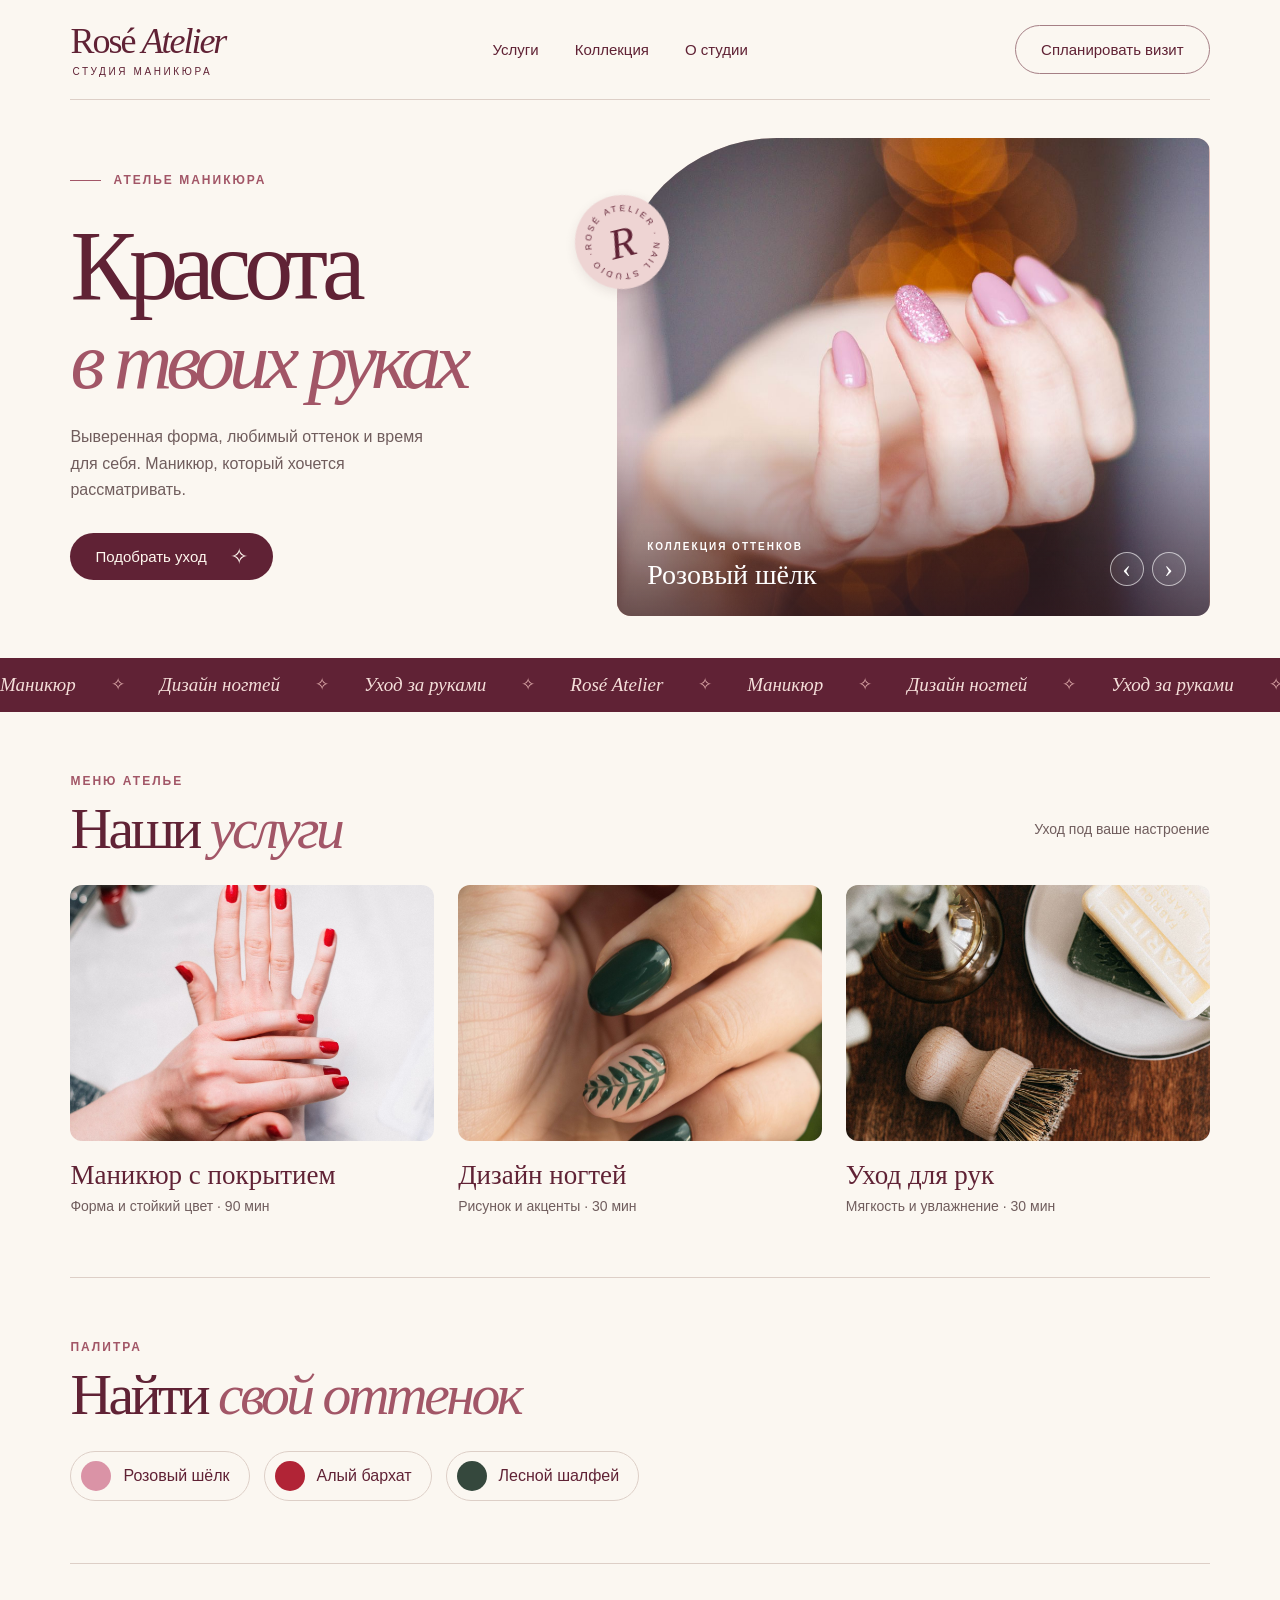
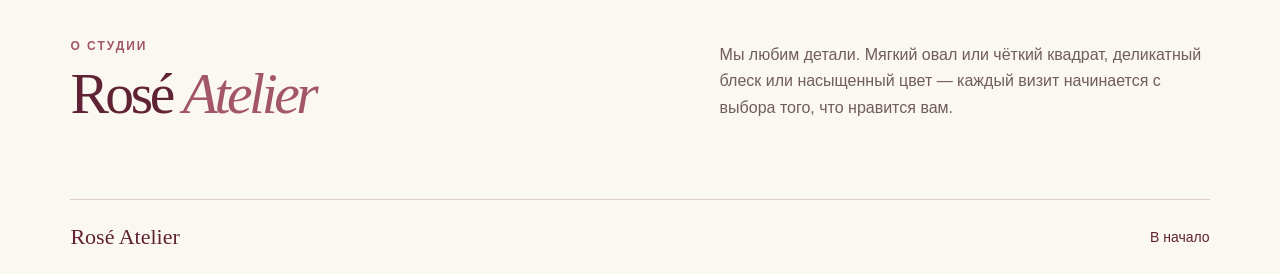
<file: rose-atelier/index.html>
<!doctype html>
<html lang="ru"><head><meta charset="utf-8"><meta name="viewport" content="width=device-width,initial-scale=1"><meta name="theme-color" content="#fbf7f1"><title>Rosé Atelier · Студия маникюра</title><link rel="stylesheet" href="style.css"><link rel="preload" as="image" href="939836.jpg"></head>
<body><header><a class="brand" href="#home" aria-label="Rosé Atelier, главная">Rosé <i>Atelier</i><small>СТУДИЯ МАНИКЮРА</small></a><nav><a href="#services">Услуги</a><a href="#looks">Коллекция</a><a href="#studio">О студии</a></nav><button class="book">Спланировать визит</button></header>
<main id="home"><section class="hero"><div class="heroCopy"><div class="eyebrow"><span></span> АТЕЛЬЕ МАНИКЮРА</div><h1><span>Красота</span><em>в твоих руках</em></h1><p>Выверенная форма, любимый оттенок и время для себя. Маникюр, который хочется рассматривать.</p><a class="primary" href="#services">Подобрать уход <b aria-hidden="true">✧</b></a></div>
<div class="visual"><div class="frame"><img id="heroImage" src="939836.jpg" alt="Розовый маникюр с мерцающим акцентом"><div class="shade"></div><div class="caption"><small>КОЛЛЕКЦИЯ ОТТЕНКОВ</small><strong id="shadeName">Розовый шёлк</strong></div><div class="controls"><button id="prev" aria-label="Предыдущий оттенок">‹</button><button id="next" aria-label="Следующий оттенок">›</button></div></div><div class="seal" aria-hidden="true"><svg viewBox="0 0 100 100"><defs><path id="ring" d="M50,50 m-37,0 a37,37 0 1,1 74,0 a37,37 0 1,1 -74,0"/></defs><text><textPath href="#ring" textLength="231">ROSÉ ATELIER · NAIL STUDIO · </textPath></text></svg><i>R</i></div></div></section>
<div class="ribbon" aria-hidden="true"><div></div></div>
<section class="content" id="services"><div class="heading"><div><small class="eyebrow">МЕНЮ АТЕЛЬЕ</small><h2>Наши <em>услуги</em></h2></div><p>Уход под ваше настроение</p></div><div class="cards">
<button data-service="Маникюр с покрытием"><img src="3997386.jpg" alt="Красное глянцевое покрытие"><strong>Маникюр с покрытием</strong><span>Форма и стойкий цвет · 90 мин</span></button>
<button data-service="Дизайн ногтей"><img src="704815.jpg" alt="Дизайн с тонким рисунком листьев"><strong>Дизайн ногтей</strong><span>Рисунок и акценты · 30 мин</span></button>
<button data-service="Уход для рук"><img src="4210342.jpg" alt="Щётка и мыло для ритуала ухода"><strong>Уход для рук</strong><span>Мягкость и увлажнение · 30 мин</span></button></div></section>
<section class="content collection" id="looks"><small class="eyebrow">ПАЛИТРА</small><h2>Найти <em>свой оттенок</em></h2><div class="swatches"></div></section>
<section class="content studio" id="studio"><div><small class="eyebrow">О СТУДИИ</small><h2>Rosé <em>Atelier</em></h2></div><p>Мы любим детали. Мягкий овал или чёткий квадрат, деликатный блеск или насыщенный цвет — каждый визит начинается с выбора того, что нравится вам.</p></section></main><footer>Rosé Atelier <a href="#home">В начало</a></footer>
<dialog><form method="dialog"><button class="close" aria-label="Закрыть">×</button></form><small class="eyebrow">ВАШ ВИЗИТ</small><h2>План <em>ухода</em></h2><form id="plan"><label>Услуга<select id="service"></select></label><label>Желаемая дата<input type="date" id="date" required></label><p>План сохраняется на этом устройстве. Для подтверждения записи свяжитесь с салоном.</p><button class="primary">Сохранить план</button></form><p id="status" role="status"></p></dialog><script src="app.js"></script></body></html>
</file>
<file: style.css>
:root{--ink:#163831;--line:#c8d1ca;--page:#f6f7f2;--accent:#377764;color:var(--ink);background:var(--page);font:16px/1.55 Inter,"Segoe UI",Arial,sans-serif}
*{box-sizing:border-box}
body{width:min(1240px,92%);margin:0 auto}
a{color:inherit;text-underline-offset:5px}
a:focus-visible{outline:3px solid #167052;outline-offset:4px}
header{display:flex;align-items:center;justify-content:space-between;gap:1rem;padding:1.3rem 0;border-bottom:1px solid var(--line)}
.identity{font-size:1.35rem;font-weight:750;letter-spacing:-.045em;text-decoration:none}
.identity span{color:#549e73}.profile{font-size:.9rem}
.intro{display:grid;grid-template-columns:1fr minmax(200px,300px);gap:4%;align-items:end;padding:clamp(44px,6vw,92px) 0}
h1,h2,p{margin:0}h1{font:500 clamp(3.25rem,7.7vw,7.5rem)/.97 Georgia,serif;letter-spacing:-.065em}
h1 em{color:var(--accent);font-weight:normal}
.intro p,.copy>p:not(.type){color:#455851}
.projects{display:grid;grid-template-columns:repeat(2,minmax(0,1fr));gap:3.5rem 2rem;padding-bottom:5rem}
.feature{grid-column:1/-1;display:grid;grid-template-columns:minmax(0,1.65fr) minmax(260px,1fr);background:#193c34;color:#f8fbf3;align-items:center}
.preview{display:block;background:#d9e0d8;overflow:hidden}
.preview img{display:block;width:100%;height:auto}
.feature .copy{padding:clamp(20px,3vw,50px)}
.copy{padding:1.35rem 0 0}
.type{font-weight:600;font-size:.85rem;letter-spacing:.035em;color:var(--accent)}
h2{font:500 clamp(2rem,3.2vw,3.2rem)/1.1 Georgia,serif;letter-spacing:-.04em;margin:.52rem 0 1rem}
.feature .type{color:#b6d9bf}.feature .copy>p:not(.type){color:#d9e4d9}
.visit{display:inline-flex;align-items:center;min-height:44px;font-weight:650;margin-top:.8rem}
.visit:hover,.profile:hover{text-decoration-thickness:2px}
@media(max-width:720px){.intro,.feature,.projects{grid-template-columns:1fr}.intro{gap:1rem}.intro p{max-width:34ch}.projects{gap:2.5rem}.feature .copy{padding:1.4rem}.feature{grid-column:auto}header{padding:1rem 0}.profile{font-size:.86rem}}
</file>
<file: rose-atelier/style.css>
:root{--paper:#fbf7f1;--wine:#602235;--rose:#a25667;--line:#ddcfc7;--ease:cubic-bezier(.18,.75,.23,1)}*{box-sizing:border-box}html{scroll-behavior:smooth;scroll-padding-top:30px}body{margin:0;background:var(--paper);color:var(--wine);font:16px Arial,sans-serif}a,button{color:inherit}a{text-decoration:none}button{cursor:pointer;font:inherit}header,.hero,.content,footer{width:min(89%,1440px);margin:auto}header{height:100px;border-bottom:1px solid var(--line);display:flex;align-items:center;justify-content:space-between}.brand{font:36px/1 Georgia,serif;letter-spacing:-2px}.brand small{display:block;font:10px Arial;letter-spacing:2.6px;margin:7px 0 0 2px}nav{display:flex;gap:36px;font-size:15px}nav a:hover,footer a:hover{text-decoration:underline;text-underline-offset:5px}.book,.primary{border-radius:50px;padding:15px 25px;font-size:15px}.book{border:1px solid #a57f85;background:transparent}.primary{display:inline-flex;align-items:center;gap:23px;background:var(--wine);color:#fff8ef;border:0}.primary b{font-size:22px;line-height:16px;font-weight:400}.hero{display:grid;grid-template-columns:48% 52%;align-items:center;padding:38px 0 42px}.heroCopy{padding:26px 6% 26px 0}.eyebrow,small{font-size:12px;font-weight:600;letter-spacing:2px}.eyebrow{display:flex;align-items:center;gap:12px;color:var(--rose)}.eyebrow span{width:31px;height:1px;background:currentColor}h1,h2,.caption strong,.cards strong{font-family:Georgia,'Times New Roman',serif;font-weight:400}h1{font-size:clamp(68px,7.7vw,126px);line-height:.98;letter-spacing:-.073em;margin:31px 0 24px}h1 span,h1 em{display:block;animation:reveal 1.15s var(--ease) both}h1 em{font-size:.82em;letter-spacing:-.073em;margin-top:6px;animation-delay:.14s}em{color:var(--rose)}.heroCopy p,.heading p,.studio p,dialog p{color:#705d5d;line-height:1.65}.heroCopy p{max-width:370px;margin:0 0 30px}.visual{position:relative}.frame{position:relative;aspect-ratio:1.24;border-radius:160px 14px 14px 14px;overflow:hidden;background:#d8b7b3;isolation:isolate}.frame img,.shade{width:100%;height:100%;position:absolute;inset:0;object-fit:cover}.frame img{animation:hand 1.55s var(--ease) both}.shade{background:linear-gradient(0deg,#311b24a6,transparent 38%);pointer-events:none}.caption{position:absolute;left:30px;bottom:25px;color:white}.caption small{font-size:10px;letter-spacing:2px}.caption strong{display:block;font-size:28px;margin-top:5px}.controls{position:absolute;bottom:30px;right:24px;display:flex;gap:8px}.controls button{border:1px solid #fff9;border-radius:50%;background:#ffffff14;color:white;width:34px;height:34px;font:26px/24px Georgia}.seal{width:94px;height:94px;position:absolute;left:-42px;top:12%;border-radius:50%;background:#eed4d3;display:grid;place-items:center;transform:rotate(-14deg);box-shadow:0 4px 12px #492d341c}.seal svg{position:absolute;inset:5%;width:90%;fill:var(--wine);font:10px Arial;letter-spacing:2px;animation:spin 80s linear infinite}.seal i{font:italic 43px Georgia}.ribbon{background:var(--wine);color:#f5dfda;overflow:hidden;padding:16px 0}.ribbon div{width:max-content;display:flex;animation:marquee 70s linear infinite}.ribbon span{font:italic 19px Georgia;display:flex;align-items:center;gap:35px;padding-right:35px}.ribbon b{font:17px Georgia;color:#dda9a9}.content{padding:62px 0}.heading,.studio,footer{display:flex;align-items:center;justify-content:space-between;gap:24px}h2{font-size:clamp(42px,4.5vw,75px);letter-spacing:-.06em;line-height:1.08;margin:10px 0 25px}.heading p{font-size:14px}.cards{display:grid;grid-template-columns:repeat(3,1fr);gap:24px}.cards button{padding:0;text-align:left;border:none;background:transparent;overflow:hidden}.cards img{width:100%;height:clamp(180px,20vw,320px);object-fit:cover;border-radius:12px;transition:filter .3s}.cards strong{display:block;font-size:27px;margin:15px 0 6px}.cards span{color:#705d5d;font-size:14px}.collection,.studio,footer{border-top:1px solid var(--line)}.swatches{display:flex;gap:14px;flex-wrap:wrap}.swatches button{border:1px solid var(--line);background:transparent;border-radius:40px;padding:9px 19px 9px 10px;display:flex;align-items:center;gap:12px}.swatches i{width:30px;height:30px;border-radius:50%}.studio p{max-width:490px}.studio h2{margin-bottom:0}footer{padding:24px 0;font:22px Georgia}footer a{font:14px Arial}dialog{width:min(430px,92vw);border:1px solid var(--line);border-radius:20px;padding:35px;background:var(--paper);color:var(--wine)}dialog[open]{animation:reveal .3s var(--ease)}dialog::backdrop{background:#2e1822a6}.close{position:absolute;right:16px;top:12px;background:transparent;border:0;font-size:26px}label{display:grid;gap:7px;margin:16px 0}select,input{width:100%;font:inherit;color:inherit;background:white;border:1px solid var(--line);border-radius:8px;padding:12px}dialog p{font-size:14px}#status:empty{display:none}button:active,.primary:active{transform:scale(.98)}:focus-visible{outline:3px solid #ac6178;outline-offset:4px}@media(hover:hover){.primary:hover{background:#803a50}.book:hover,.swatches button:hover{background:#f3e6e3}.cards button:hover img{filter:brightness(1.08)}}@keyframes reveal{from{opacity:0;transform:translateY(24px)}}@keyframes hand{from{opacity:.25;transform:translate(13%,8%) scale(1.23) rotate(3deg)}}@keyframes spin{to{transform:rotate(360deg)}}@keyframes marquee{to{transform:translateX(-50%)}}.arrive{animation:reveal .75s var(--ease) both}
@media(max-width:780px){header{height:80px}nav{gap:14px;font-size:14px}.hero{grid-template-columns:47% 53%}h1{font-size:64px}.frame{aspect-ratio:.85}.seal{width:72px;height:72px;left:-28px}.heroCopy p{font-size:15px}.caption{left:16px;bottom:18px}.controls{right:12px;bottom:18px}.caption strong{font-size:22px}}
@media(max-width:620px){header,.hero,.content,footer{width:89%}header{flex-wrap:wrap;height:auto;padding:16px 0 11px;gap:14px}.brand{font-size:29px}.brand small{font-size:8px}nav{order:3;width:100%;justify-content:space-between}.book{font-size:13px;padding:10px 14px}.hero{grid-template-columns:1fr;padding:29px 0 23px;gap:21px}.heroCopy{padding:0}.heroCopy .eyebrow{font-size:10px}h1{font-size:clamp(66px,15vw,89px);margin:14px 0}.heroCopy p{margin-bottom:16px}.primary{padding:13px 21px}.frame{aspect-ratio:1.34;border-top-left-radius:92px}.seal{left:-10px;top:6%}.ribbon{padding:12px 0}.content{padding:39px 0}.heading{display:block}.heading p{margin:-12px 0 20px}.cards{grid-template-columns:1fr;gap:25px}.cards img{height:230px}.studio{display:block}.swatches{gap:8px}.swatches button{font-size:14px}.studio p{margin-bottom:0}}
@media(prefers-reduced-motion:reduce){*,*::before,*::after{animation-duration:.01ms!important;animation-iteration-count:1!important;transition-duration:.01ms!important}html{scroll-behavior:auto}}
</file>
